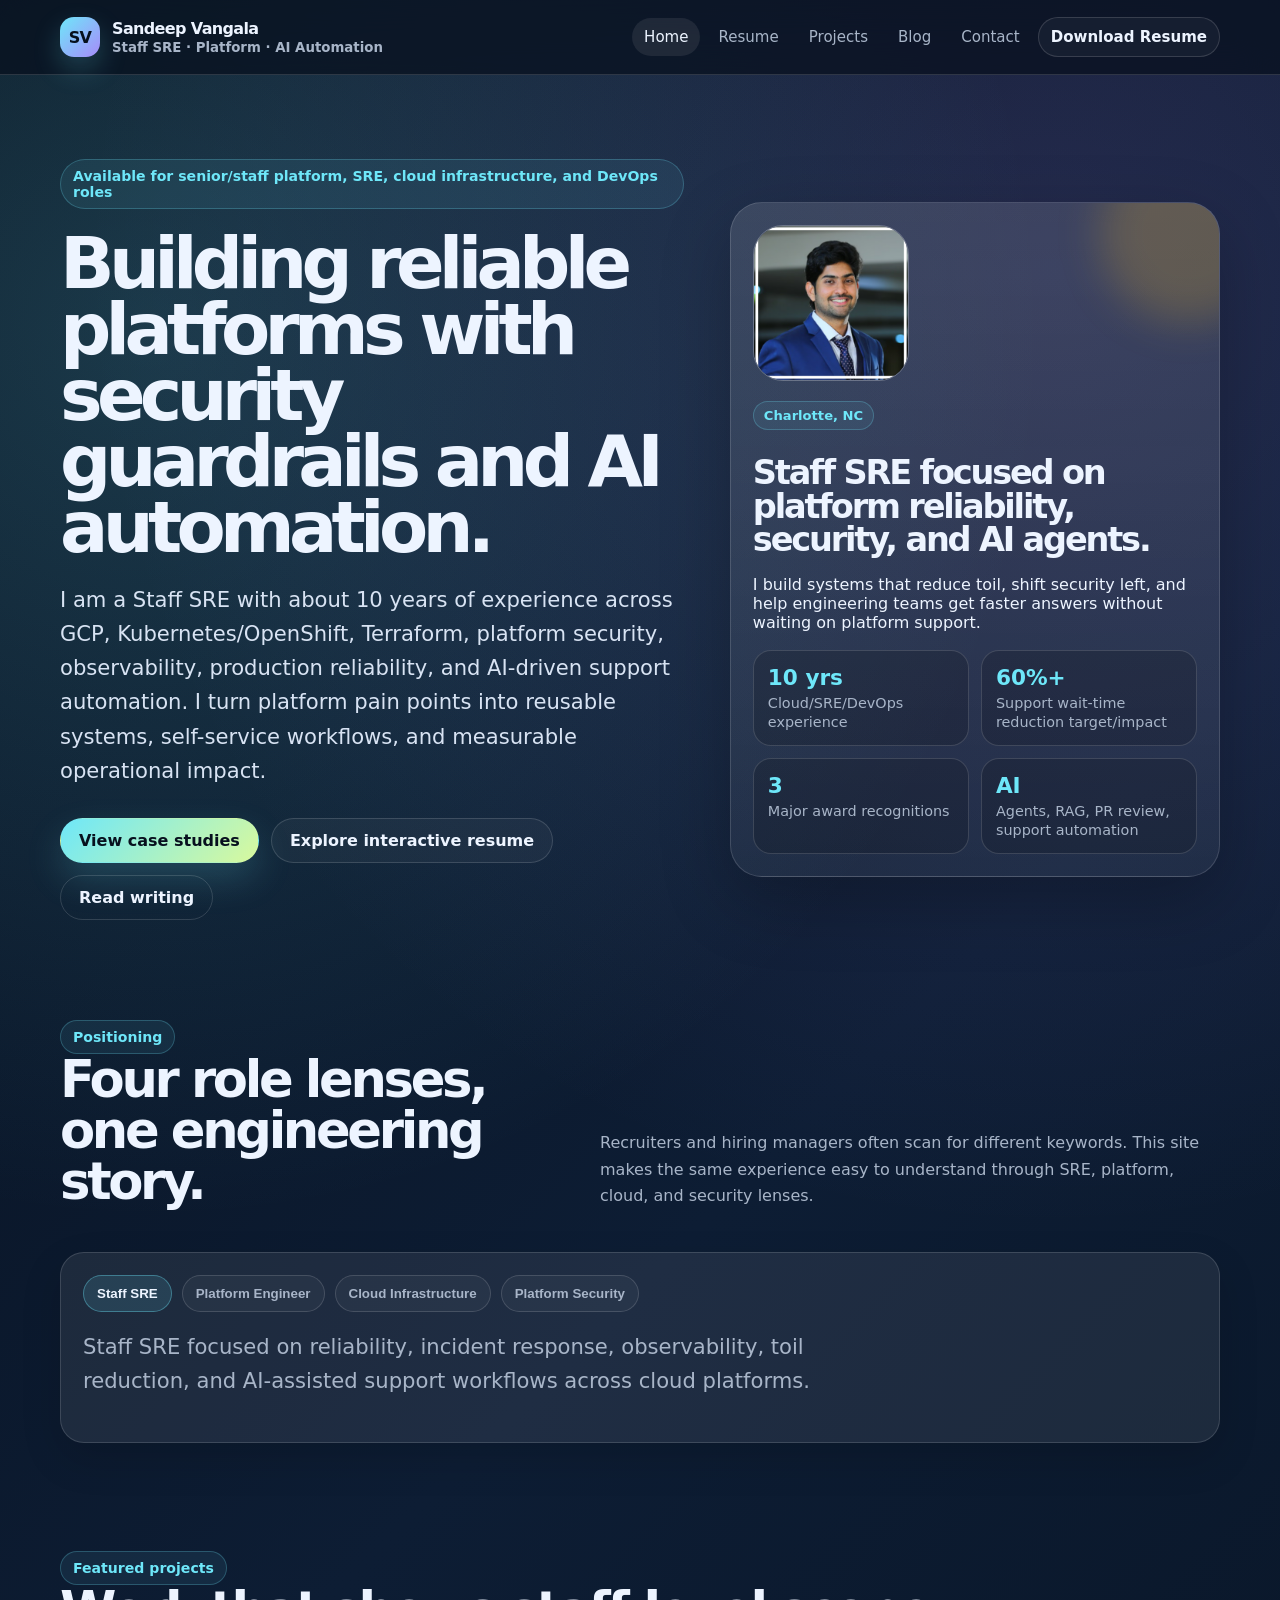
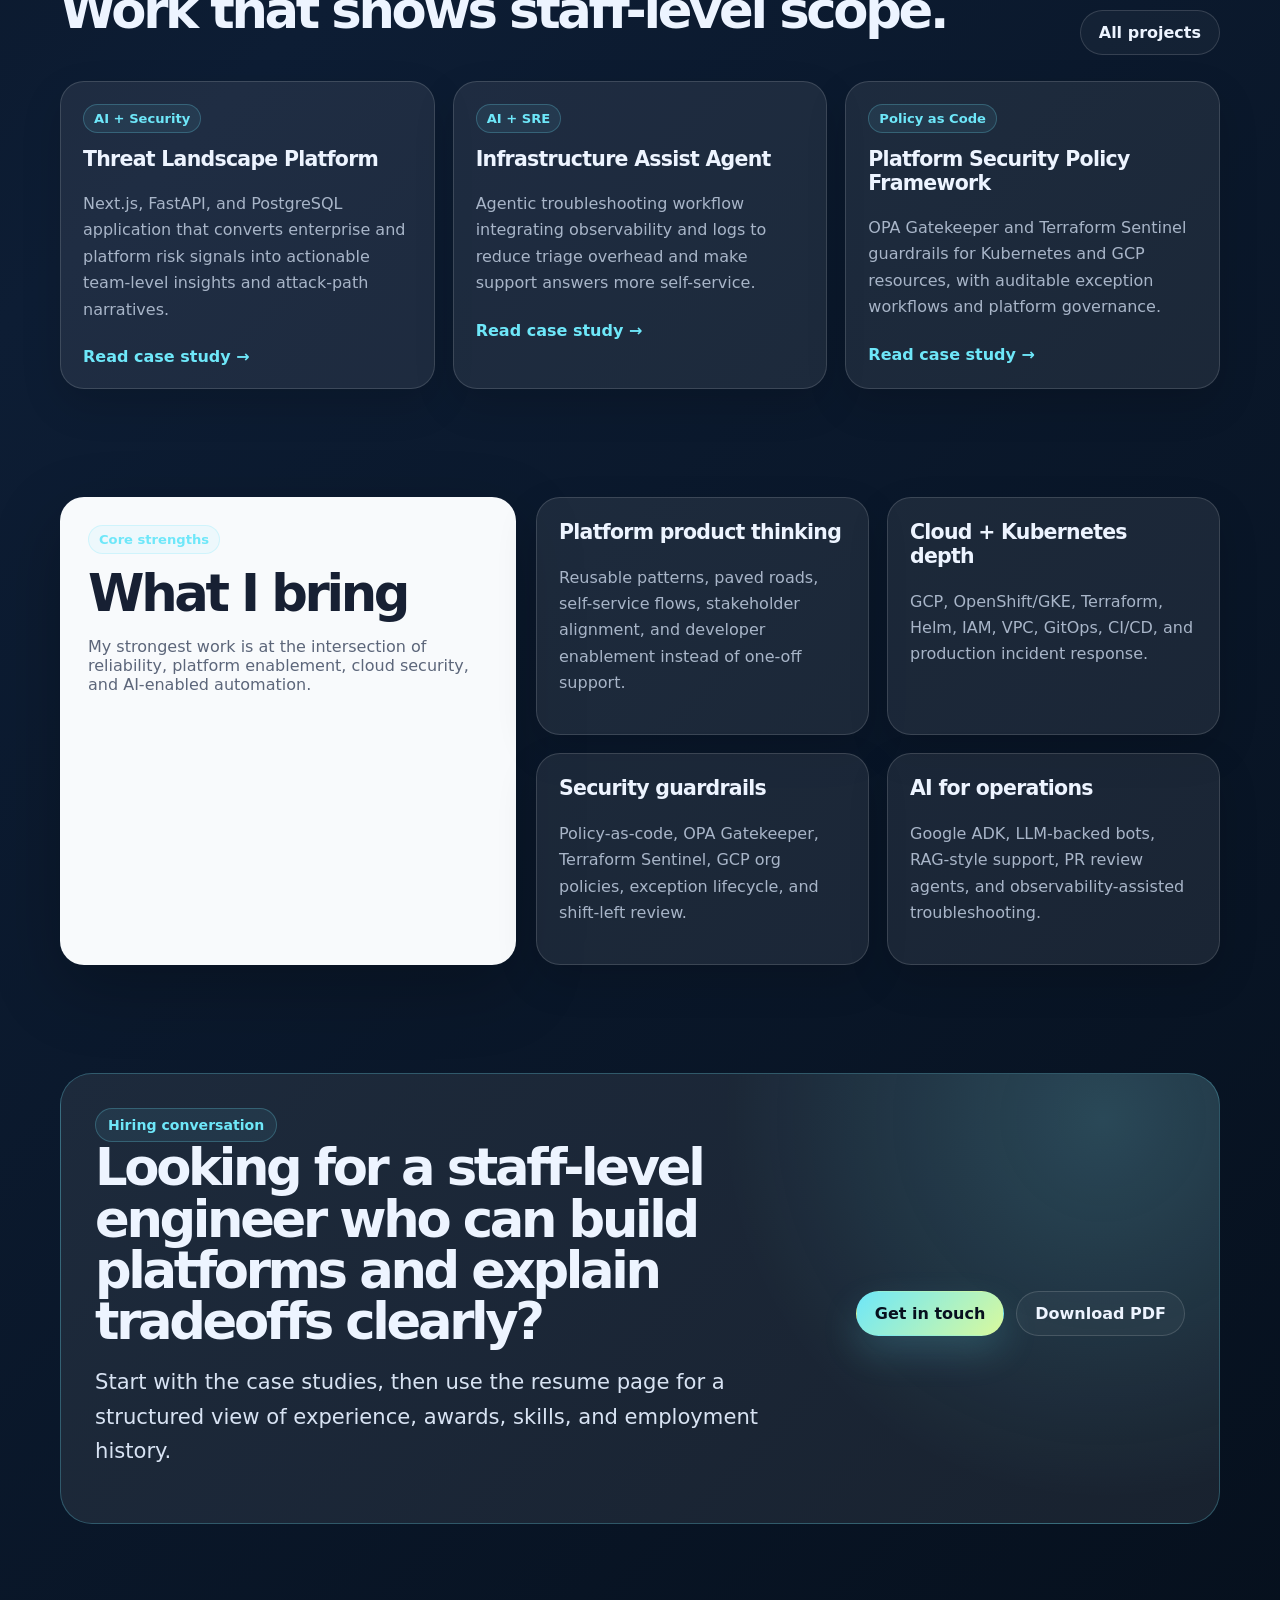
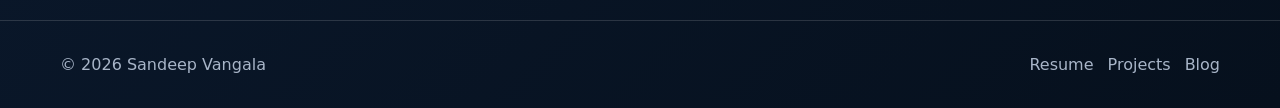
<file: index.html>
<!doctype html>
<html lang="en">
<head>
  <meta charset="utf-8">
  <meta name="viewport" content="width=device-width, initial-scale=1">
  <title>Sandeep Vangala | Staff SRE, Platform Engineering & AI Automation</title>
  <meta name="description" content="Staff SRE and platform engineer building reliable cloud platforms, policy-as-code guardrails, observability, and AI-driven engineering automation.">
  <meta property="og:title" content="Sandeep Vangala | Staff SRE">
  <meta property="og:description" content="Interactive CV, project case studies, and writing on SRE, platform engineering, cloud security, and AI agents.">
  <meta property="og:type" content="website">
  <link rel="icon" href="assets/sandeep-vangala-headshot.png">
  <link rel="stylesheet" href="assets/styles.css">
</head>
<body>
  <header class="site-header">
    <div class="container nav">
      <a class="logo" href="index.html" aria-label="Sandeep Vangala home">
        <span class="logo-mark">SV</span>
        <span>Sandeep Vangala <small>Staff SRE · Platform · AI Automation</small></span>
      </a>
      <nav class="nav-links" aria-label="Primary navigation">
        <a class="active" href="index.html">Home</a>
        <a href="resume.html">Resume</a>
        <a href="projects.html">Projects</a>
        <a href="blog.html">Blog</a>
        <a href="contact.html">Contact</a>
        <a class="button secondary" href="assets/Sandeep_Vangala_Staff_SRE_Resume.pdf">Download Resume</a>
      </nav>
    </div>
  </header>

  <main>
    <section class="hero">
      <div class="container hero-grid">
        <div>
          <span class="eyebrow">Available for senior/staff platform, SRE, cloud infrastructure, and DevOps roles</span>
          <h1>Building reliable platforms with security guardrails and AI automation.</h1>
          <p class="lead">I am a Staff SRE with about 10 years of experience across GCP, Kubernetes/OpenShift, Terraform, platform security, observability, production reliability, and AI-driven support automation. I turn platform pain points into reusable systems, self-service workflows, and measurable operational impact.</p>
          <div class="hero-actions">
            <a class="button primary" href="projects.html">View case studies</a>
            <a class="button secondary" href="resume.html">Explore interactive resume</a>
            <a class="button ghost" href="blog.html">Read writing</a>
          </div>
        </div>
        <aside class="hero-card" aria-label="Profile summary">
          <img class="profile-img" src="assets/sandeep-vangala-headshot.png" alt="Sandeep Vangala headshot">
          <span class="tag">Charlotte, NC</span>
          <h2 style="font-size:2.1rem;margin-top:12px;">Staff SRE focused on platform reliability, security, and AI agents.</h2>
          <p>I build systems that reduce toil, shift security left, and help engineering teams get faster answers without waiting on platform support.</p>
          <div class="stat-grid">
            <div class="stat"><strong>10 yrs</strong><span>Cloud/SRE/DevOps experience</span></div>
            <div class="stat"><strong>60%+</strong><span>Support wait-time reduction target/impact</span></div>
            <div class="stat"><strong>3</strong><span>Major award recognitions</span></div>
            <div class="stat"><strong>AI</strong><span>Agents, RAG, PR review, support automation</span></div>
          </div>
        </aside>
      </div>
    </section>

    <section class="section">
      <div class="container">
        <div class="section-header">
          <div>
            <span class="eyebrow">Positioning</span>
            <h2>Four role lenses, one engineering story.</h2>
          </div>
          <p>Recruiters and hiring managers often scan for different keywords. This site makes the same experience easy to understand through SRE, platform, cloud, and security lenses.</p>
        </div>
        <div class="resume-panel">
          <div class="filters" aria-label="Role focus switcher">
            <button class="role-button active" data-role="sre">Staff SRE</button>
            <button class="role-button" data-role="platform">Platform Engineer</button>
            <button class="role-button" data-role="cloud">Cloud Infrastructure</button>
            <button class="role-button" data-role="security">Platform Security</button>
          </div>
          <p class="lead" data-role-output>Staff SRE focused on reliability, incident response, observability, toil reduction, and AI-assisted support workflows across cloud platforms.</p>
        </div>
      </div>
    </section>

    <section class="section">
      <div class="container">
        <div class="section-header">
          <div>
            <span class="eyebrow">Featured projects</span>
            <h2>Work that shows staff-level scope.</h2>
          </div>
          <a class="button secondary" href="projects.html">All projects</a>
        </div>
        <div class="card-grid">
          <article class="card">
            <span class="tag">AI + Security</span>
            <h3>Threat Landscape Platform</h3>
            <p>Next.js, FastAPI, and PostgreSQL application that converts enterprise and platform risk signals into actionable team-level insights and attack-path narratives.</p>
            <a class="card-link" href="projects/threat-landscape-platform.html">Read case study →</a>
          </article>
          <article class="card">
            <span class="tag">AI + SRE</span>
            <h3>Infrastructure Assist Agent</h3>
            <p>Agentic troubleshooting workflow integrating observability and logs to reduce triage overhead and make support answers more self-service.</p>
            <a class="card-link" href="projects/infrastructure-assist-agent.html">Read case study →</a>
          </article>
          <article class="card">
            <span class="tag">Policy as Code</span>
            <h3>Platform Security Policy Framework</h3>
            <p>OPA Gatekeeper and Terraform Sentinel guardrails for Kubernetes and GCP resources, with auditable exception workflows and platform governance.</p>
            <a class="card-link" href="projects/platform-policy-framework.html">Read case study →</a>
          </article>
        </div>
      </div>
    </section>

    <section class="section">
      <div class="container split">
        <div class="paper">
          <span class="tag">Core strengths</span>
          <h2>What I bring</h2>
          <p>My strongest work is at the intersection of reliability, platform enablement, cloud security, and AI-enabled automation.</p>
        </div>
        <div class="card-grid two">
          <article class="card"><h3>Platform product thinking</h3><p>Reusable patterns, paved roads, self-service flows, stakeholder alignment, and developer enablement instead of one-off support.</p></article>
          <article class="card"><h3>Cloud + Kubernetes depth</h3><p>GCP, OpenShift/GKE, Terraform, Helm, IAM, VPC, GitOps, CI/CD, and production incident response.</p></article>
          <article class="card"><h3>Security guardrails</h3><p>Policy-as-code, OPA Gatekeeper, Terraform Sentinel, GCP org policies, exception lifecycle, and shift-left review.</p></article>
          <article class="card"><h3>AI for operations</h3><p>Google ADK, LLM-backed bots, RAG-style support, PR review agents, and observability-assisted troubleshooting.</p></article>
        </div>
      </div>
    </section>

    <section class="section">
      <div class="container">
        <div class="cta">
          <div>
            <span class="eyebrow">Hiring conversation</span>
            <h2>Looking for a staff-level engineer who can build platforms and explain tradeoffs clearly?</h2>
            <p class="lead">Start with the case studies, then use the resume page for a structured view of experience, awards, skills, and employment history.</p>
          </div>
          <div class="hero-actions">
            <a class="button primary" href="contact.html">Get in touch</a>
            <a class="button secondary" href="assets/Sandeep_Vangala_Staff_SRE_Resume.pdf">Download PDF</a>
          </div>
        </div>
      </div>
    </section>
  </main>

  <footer class="site-footer">
    <div class="container footer-grid">
      <span>© <span id="year">2026</span> Sandeep Vangala</span>
      <div class="footer-links">
        <a href="resume.html">Resume</a>
        <a href="projects.html">Projects</a>
        <a href="blog.html">Blog</a>
      </div>
    </div>
  </footer>
  <script src="assets/site.js"></script>
</body>
</html>
</file>
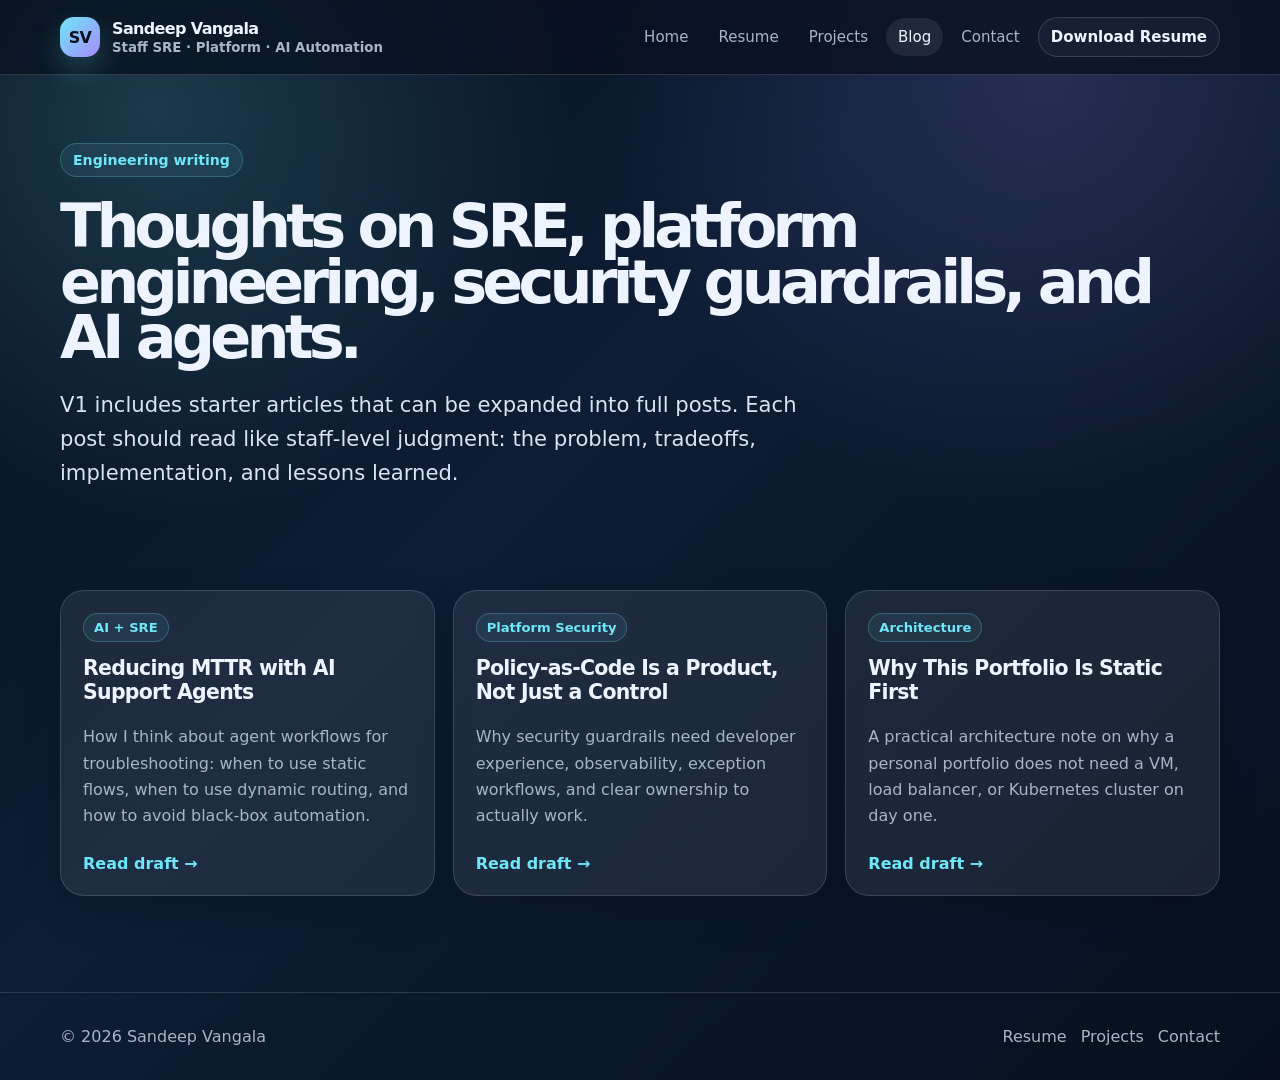
<file: blog.html>
<!doctype html>
<html lang="en">
<head>
  <meta charset="utf-8">
  <meta name="viewport" content="width=device-width, initial-scale=1">
  <title>Blog | Sandeep Vangala</title>
  <meta name="description" content="Writing by Sandeep Vangala on SRE, platform engineering, cloud security, and AI automation.">
  <link rel="icon" href="assets/sandeep-vangala-headshot.png">
  <link rel="stylesheet" href="assets/styles.css">
</head>
<body>
<header class="site-header"><div class="container nav"><a class="logo" href="index.html"><span class="logo-mark">SV</span><span>Sandeep Vangala <small>Staff SRE · Platform · AI Automation</small></span></a><nav class="nav-links"><a href="index.html">Home</a><a href="resume.html">Resume</a><a href="projects.html">Projects</a><a class="active" href="blog.html">Blog</a><a href="contact.html">Contact</a><a class="button secondary" href="assets/Sandeep_Vangala_Staff_SRE_Resume.pdf">Download Resume</a></nav></div></header>
<main>
  <section class="page-hero"><div class="container"><span class="eyebrow">Engineering writing</span><h1>Thoughts on SRE, platform engineering, security guardrails, and AI agents.</h1><p class="lead">V1 includes starter articles that can be expanded into full posts. Each post should read like staff-level judgment: the problem, tradeoffs, implementation, and lessons learned.</p></div></section>
  <section class="section"><div class="container card-grid">
    <article class="article-card"><span class="tag">AI + SRE</span><h3>Reducing MTTR with AI Support Agents</h3><p>How I think about agent workflows for troubleshooting: when to use static flows, when to use dynamic routing, and how to avoid black-box automation.</p><a class="card-link" href="posts/reducing-mttr-with-ai-support-agents.html">Read draft →</a></article>
    <article class="article-card"><span class="tag">Platform Security</span><h3>Policy-as-Code Is a Product, Not Just a Control</h3><p>Why security guardrails need developer experience, observability, exception workflows, and clear ownership to actually work.</p><a class="card-link" href="posts/policy-as-code-is-a-product.html">Read draft →</a></article>
    <article class="article-card"><span class="tag">Architecture</span><h3>Why This Portfolio Is Static First</h3><p>A practical architecture note on why a personal portfolio does not need a VM, load balancer, or Kubernetes cluster on day one.</p><a class="card-link" href="posts/static-first-portfolio.html">Read draft →</a></article>
  </div></section>
</main>
<footer class="site-footer"><div class="container footer-grid"><span>© 2026 Sandeep Vangala</span><div class="footer-links"><a href="resume.html">Resume</a><a href="projects.html">Projects</a><a href="contact.html">Contact</a></div></div></footer>
<script src="assets/site.js"></script>
</body>
</html>
</file>
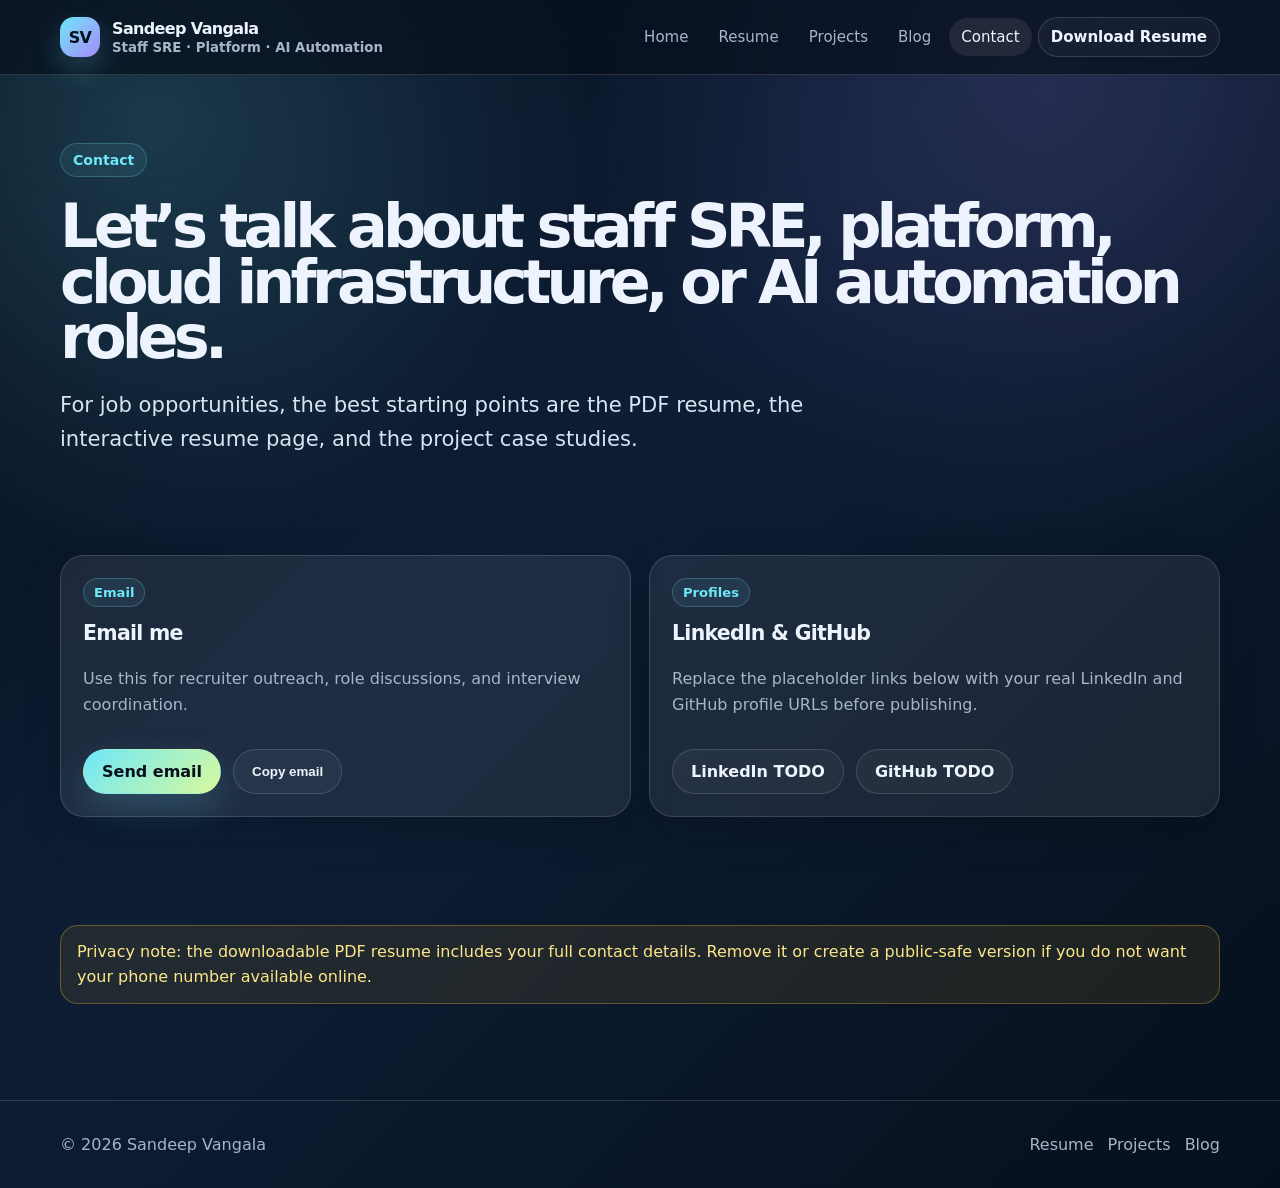
<file: contact.html>
<!doctype html>
<html lang="en">
<head>
  <meta charset="utf-8">
  <meta name="viewport" content="width=device-width, initial-scale=1">
  <title>Contact | Sandeep Vangala</title>
  <meta name="description" content="Contact Sandeep Vangala for staff SRE, platform engineering, cloud infrastructure, and DevOps opportunities.">
  <link rel="icon" href="assets/sandeep-vangala-headshot.png">
  <link rel="stylesheet" href="assets/styles.css">
</head>
<body>
<header class="site-header"><div class="container nav"><a class="logo" href="index.html"><span class="logo-mark">SV</span><span>Sandeep Vangala <small>Staff SRE · Platform · AI Automation</small></span></a><nav class="nav-links"><a href="index.html">Home</a><a href="resume.html">Resume</a><a href="projects.html">Projects</a><a href="blog.html">Blog</a><a class="active" href="contact.html">Contact</a><a class="button secondary" href="assets/Sandeep_Vangala_Staff_SRE_Resume.pdf">Download Resume</a></nav></div></header>
<main>
  <section class="page-hero"><div class="container"><span class="eyebrow">Contact</span><h1>Let’s talk about staff SRE, platform, cloud infrastructure, or AI automation roles.</h1><p class="lead">For job opportunities, the best starting points are the PDF resume, the interactive resume page, and the project case studies.</p></div></section>
  <section class="section"><div class="container card-grid two">
    <article class="card"><span class="tag">Email</span><h3>Email me</h3><p>Use this for recruiter outreach, role discussions, and interview coordination.</p><div class="hero-actions"><a class="button primary" href="mailto:sandeepreddyvv@email.com">Send email</a><button class="button secondary" data-copy="sandeepreddyvv@email.com">Copy email</button></div></article>
    <article class="card"><span class="tag">Profiles</span><h3>LinkedIn & GitHub</h3><p>Replace the placeholder links below with your real LinkedIn and GitHub profile URLs before publishing.</p><div class="hero-actions"><a class="button secondary" href="#">LinkedIn TODO</a><a class="button secondary" href="#">GitHub TODO</a></div></article>
  </div></section>
  <section class="section"><div class="container"><div class="notice">Privacy note: the downloadable PDF resume includes your full contact details. Remove it or create a public-safe version if you do not want your phone number available online.</div></div></section>
</main>
<footer class="site-footer"><div class="container footer-grid"><span>© 2026 Sandeep Vangala</span><div class="footer-links"><a href="resume.html">Resume</a><a href="projects.html">Projects</a><a href="blog.html">Blog</a></div></div></footer>
<script src="assets/site.js"></script>
</body>
</html>
</file>
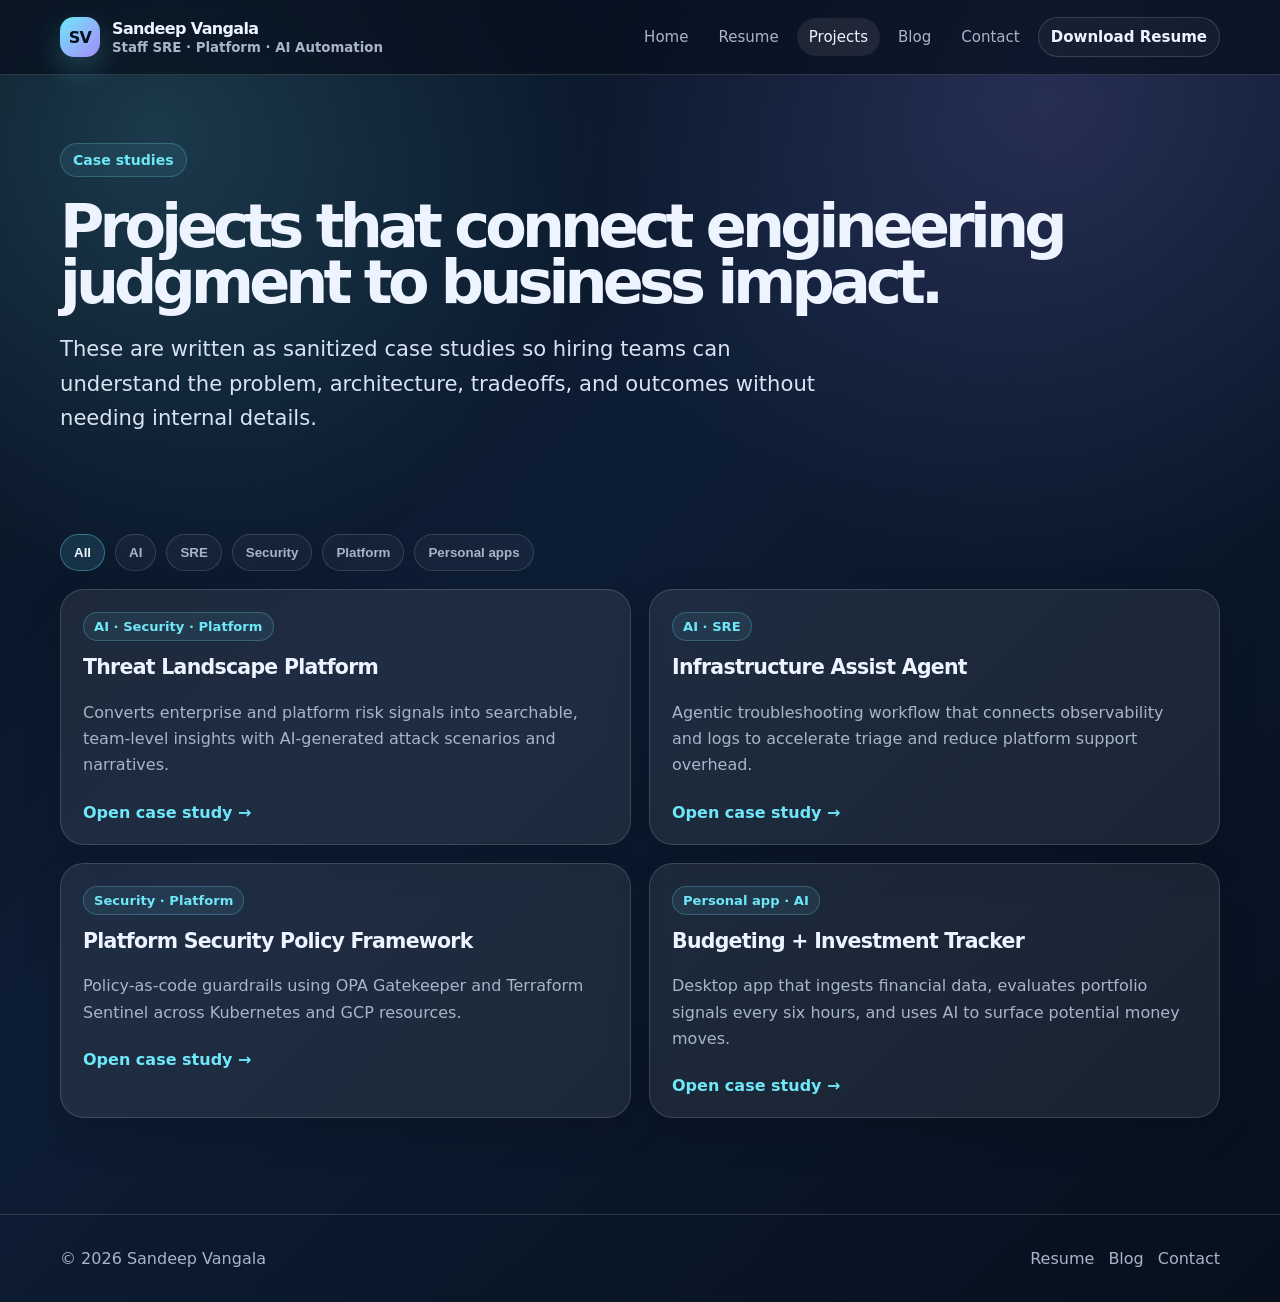
<file: projects.html>
<!doctype html>
<html lang="en">
<head>
  <meta charset="utf-8">
  <meta name="viewport" content="width=device-width, initial-scale=1">
  <title>Projects | Sandeep Vangala</title>
  <meta name="description" content="Project case studies in SRE, platform engineering, cloud security, and AI automation by Sandeep Vangala.">
  <link rel="icon" href="assets/sandeep-vangala-headshot.png">
  <link rel="stylesheet" href="assets/styles.css">
</head>
<body>
<header class="site-header"><div class="container nav"><a class="logo" href="index.html"><span class="logo-mark">SV</span><span>Sandeep Vangala <small>Staff SRE · Platform · AI Automation</small></span></a><nav class="nav-links"><a href="index.html">Home</a><a href="resume.html">Resume</a><a class="active" href="projects.html">Projects</a><a href="blog.html">Blog</a><a href="contact.html">Contact</a><a class="button secondary" href="assets/Sandeep_Vangala_Staff_SRE_Resume.pdf">Download Resume</a></nav></div></header>
<main>
  <section class="page-hero"><div class="container"><span class="eyebrow">Case studies</span><h1>Projects that connect engineering judgment to business impact.</h1><p class="lead">These are written as sanitized case studies so hiring teams can understand the problem, architecture, tradeoffs, and outcomes without needing internal details.</p></div></section>
  <section class="section"><div class="container">
    <div class="filters"><button class="filter-button active" data-filter="all">All</button><button class="filter-button" data-filter="ai">AI</button><button class="filter-button" data-filter="sre">SRE</button><button class="filter-button" data-filter="security">Security</button><button class="filter-button" data-filter="platform">Platform</button><button class="filter-button" data-filter="personal">Personal apps</button></div>
    <div class="card-grid two">
      <article class="card" data-project-tags="ai,security,platform"><span class="tag">AI · Security · Platform</span><h3>Threat Landscape Platform</h3><p>Converts enterprise and platform risk signals into searchable, team-level insights with AI-generated attack scenarios and narratives.</p><a class="card-link" href="projects/threat-landscape-platform.html">Open case study →</a></article>
      <article class="card" data-project-tags="ai,sre,platform"><span class="tag">AI · SRE</span><h3>Infrastructure Assist Agent</h3><p>Agentic troubleshooting workflow that connects observability and logs to accelerate triage and reduce platform support overhead.</p><a class="card-link" href="projects/infrastructure-assist-agent.html">Open case study →</a></article>
      <article class="card" data-project-tags="security,platform"><span class="tag">Security · Platform</span><h3>Platform Security Policy Framework</h3><p>Policy-as-code guardrails using OPA Gatekeeper and Terraform Sentinel across Kubernetes and GCP resources.</p><a class="card-link" href="projects/platform-policy-framework.html">Open case study →</a></article>
      <article class="card" data-project-tags="ai,personal"><span class="tag">Personal app · AI</span><h3>Budgeting + Investment Tracker</h3><p>Desktop app that ingests financial data, evaluates portfolio signals every six hours, and uses AI to surface potential money moves.</p><a class="card-link" href="projects/budget-investment-tracker.html">Open case study →</a></article>
    </div>
  </div></section>
</main>
<footer class="site-footer"><div class="container footer-grid"><span>© 2026 Sandeep Vangala</span><div class="footer-links"><a href="resume.html">Resume</a><a href="blog.html">Blog</a><a href="contact.html">Contact</a></div></div></footer>
<script src="assets/site.js"></script>
</body>
</html>
</file>
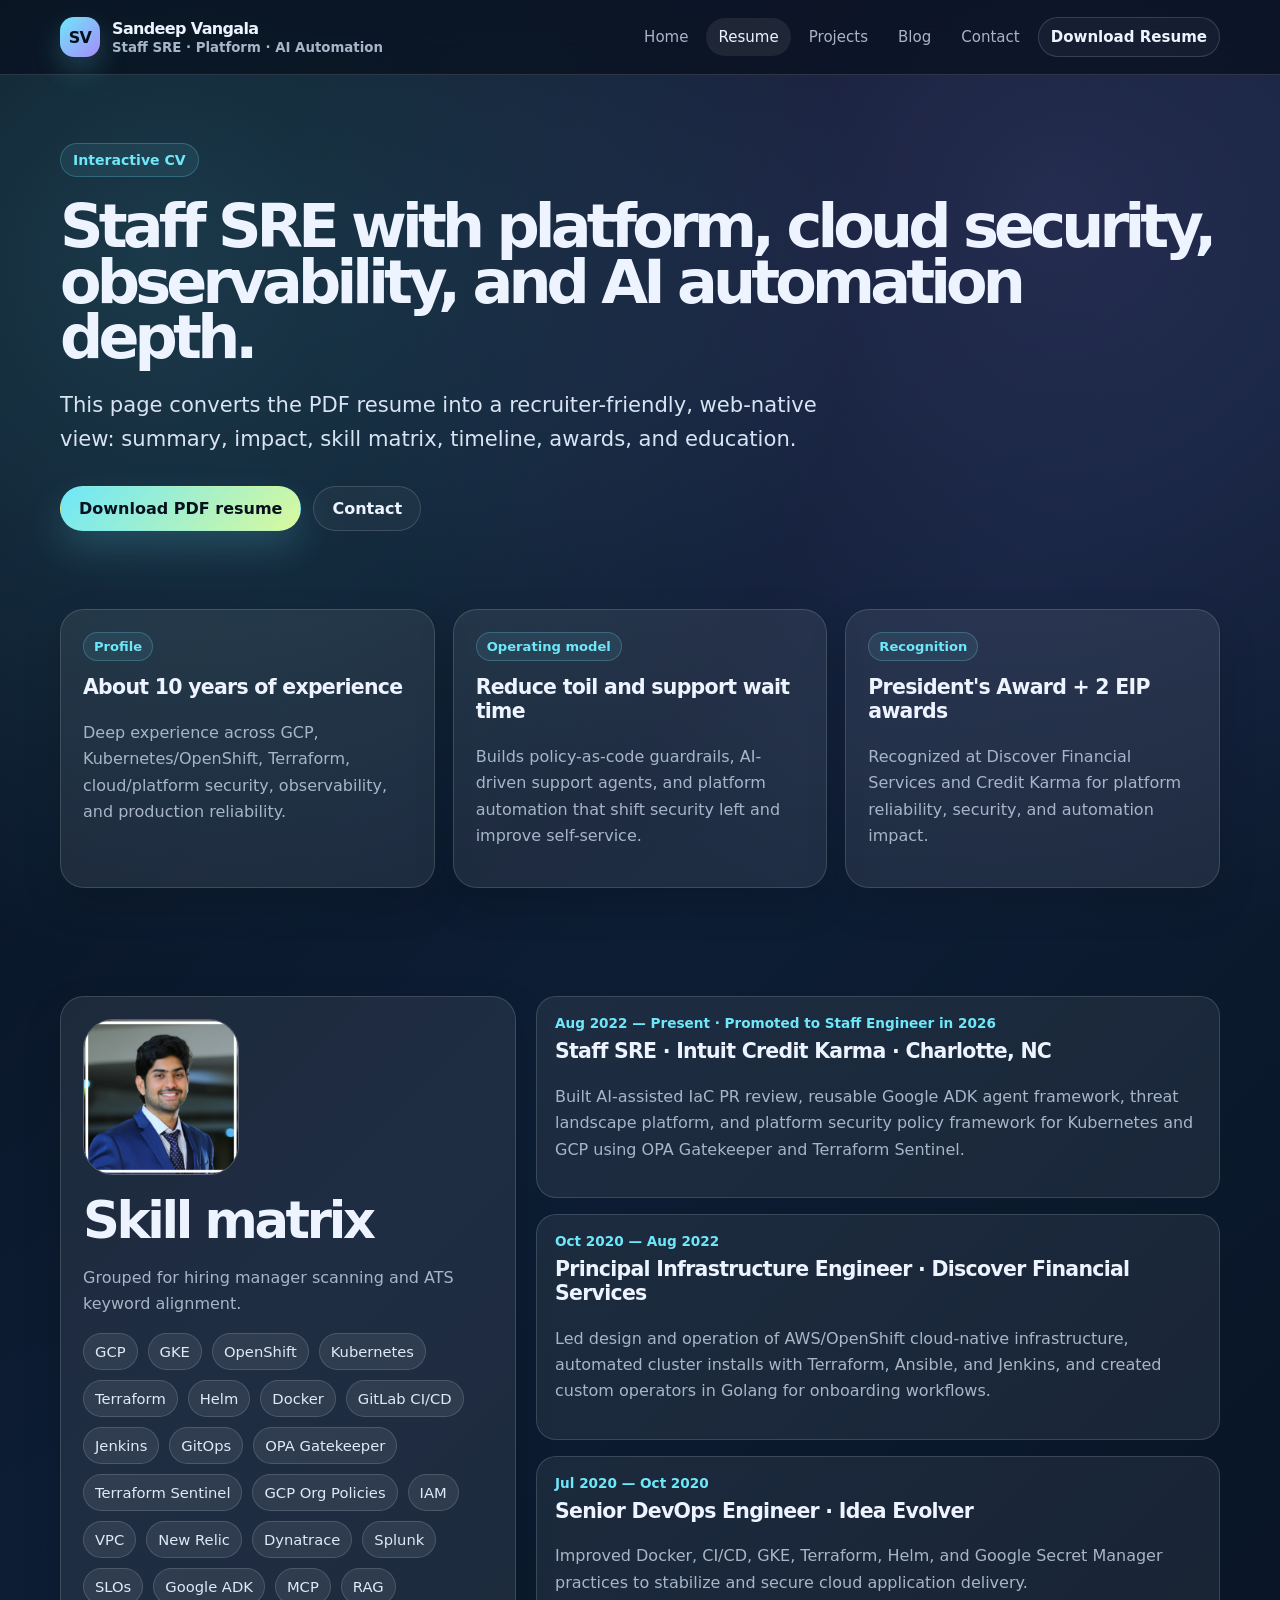
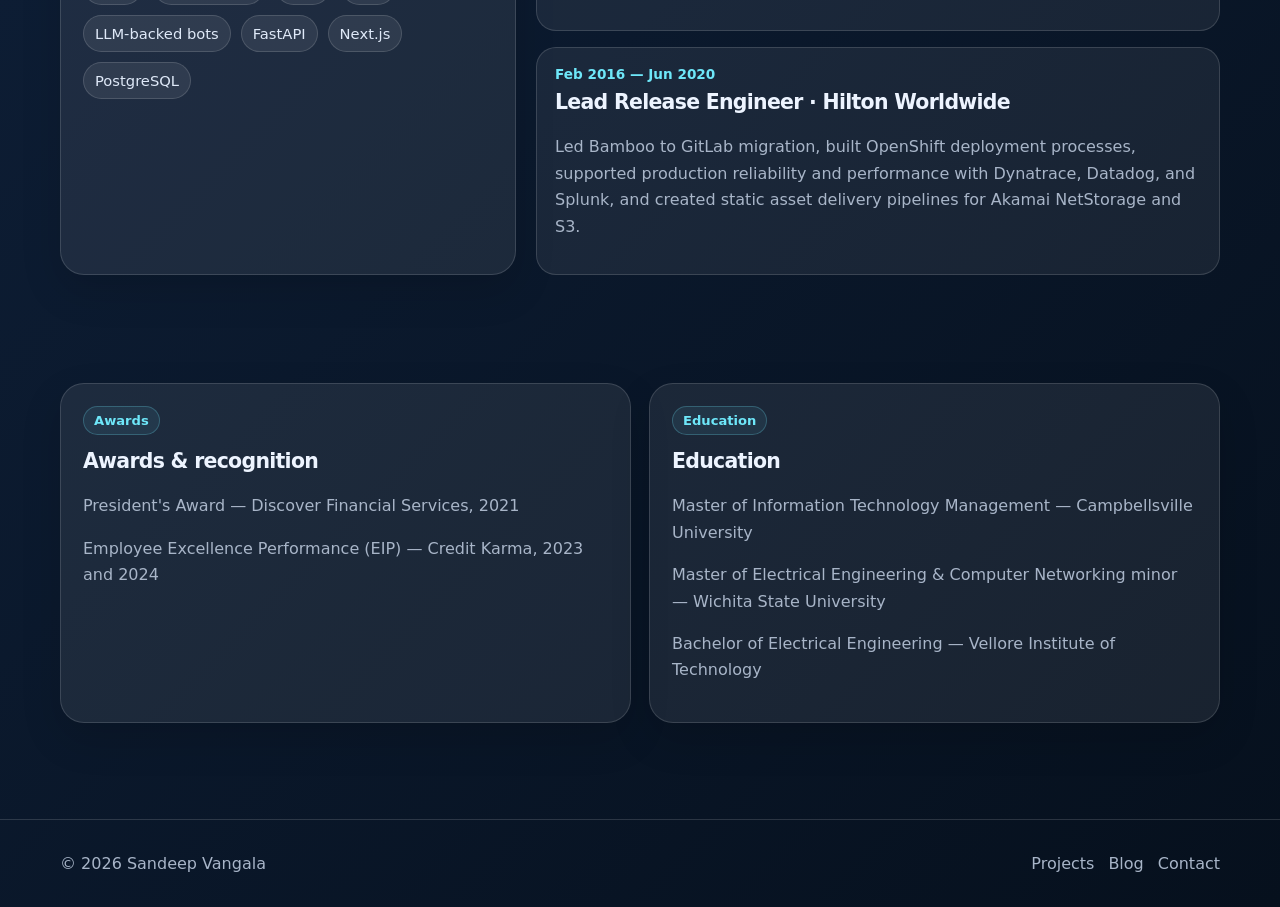
<file: resume.html>
<!doctype html>
<html lang="en">
<head>
  <meta charset="utf-8">
  <meta name="viewport" content="width=device-width, initial-scale=1">
  <title>Resume | Sandeep Vangala</title>
  <meta name="description" content="Interactive resume for Sandeep Vangala, Staff SRE and platform engineer.">
  <link rel="icon" href="assets/sandeep-vangala-headshot.png">
  <link rel="stylesheet" href="assets/styles.css">
</head>
<body>
<header class="site-header">
  <div class="container nav">
    <a class="logo" href="index.html"><span class="logo-mark">SV</span><span>Sandeep Vangala <small>Staff SRE · Platform · AI Automation</small></span></a>
    <nav class="nav-links">
      <a href="index.html">Home</a><a class="active" href="resume.html">Resume</a><a href="projects.html">Projects</a><a href="blog.html">Blog</a><a href="contact.html">Contact</a><a class="button secondary" href="assets/Sandeep_Vangala_Staff_SRE_Resume.pdf">Download Resume</a>
    </nav>
  </div>
</header>
<main>
  <section class="page-hero">
    <div class="container">
      <span class="eyebrow">Interactive CV</span>
      <h1>Staff SRE with platform, cloud security, observability, and AI automation depth.</h1>
      <p class="lead">This page converts the PDF resume into a recruiter-friendly, web-native view: summary, impact, skill matrix, timeline, awards, and education.</p>
      <div class="hero-actions">
        <a class="button primary" href="assets/Sandeep_Vangala_Staff_SRE_Resume.pdf">Download PDF resume</a>
        <a class="button secondary" href="contact.html">Contact</a>
      </div>
    </div>
  </section>

  <section class="section">
    <div class="container card-grid">
      <article class="card"><span class="tag">Profile</span><h3>About 10 years of experience</h3><p>Deep experience across GCP, Kubernetes/OpenShift, Terraform, cloud/platform security, observability, and production reliability.</p></article>
      <article class="card"><span class="tag">Operating model</span><h3>Reduce toil and support wait time</h3><p>Builds policy-as-code guardrails, AI-driven support agents, and platform automation that shift security left and improve self-service.</p></article>
      <article class="card"><span class="tag">Recognition</span><h3>President's Award + 2 EIP awards</h3><p>Recognized at Discover Financial Services and Credit Karma for platform reliability, security, and automation impact.</p></article>
    </div>
  </section>

  <section class="section">
    <div class="container split">
      <aside class="resume-panel">
        <img class="profile-img" src="assets/sandeep-vangala-headshot.png" alt="Sandeep Vangala headshot">
        <h2>Skill matrix</h2>
        <p>Grouped for hiring manager scanning and ATS keyword alignment.</p>
        <div class="skills">
          <span class="skill">GCP</span><span class="skill">GKE</span><span class="skill">OpenShift</span><span class="skill">Kubernetes</span><span class="skill">Terraform</span><span class="skill">Helm</span><span class="skill">Docker</span><span class="skill">GitLab CI/CD</span><span class="skill">Jenkins</span><span class="skill">GitOps</span><span class="skill">OPA Gatekeeper</span><span class="skill">Terraform Sentinel</span><span class="skill">GCP Org Policies</span><span class="skill">IAM</span><span class="skill">VPC</span><span class="skill">New Relic</span><span class="skill">Dynatrace</span><span class="skill">Splunk</span><span class="skill">SLOs</span><span class="skill">Google ADK</span><span class="skill">MCP</span><span class="skill">RAG</span><span class="skill">LLM-backed bots</span><span class="skill">FastAPI</span><span class="skill">Next.js</span><span class="skill">PostgreSQL</span>
        </div>
      </aside>
      <div class="timeline">
        <article class="timeline-item">
          <time>Aug 2022 — Present · Promoted to Staff Engineer in 2026</time>
          <h3>Staff SRE · Intuit Credit Karma · Charlotte, NC</h3>
          <p>Built AI-assisted IaC PR review, reusable Google ADK agent framework, threat landscape platform, and platform security policy framework for Kubernetes and GCP using OPA Gatekeeper and Terraform Sentinel.</p>
        </article>
        <article class="timeline-item">
          <time>Oct 2020 — Aug 2022</time>
          <h3>Principal Infrastructure Engineer · Discover Financial Services</h3>
          <p>Led design and operation of AWS/OpenShift cloud-native infrastructure, automated cluster installs with Terraform, Ansible, and Jenkins, and created custom operators in Golang for onboarding workflows.</p>
        </article>
        <article class="timeline-item">
          <time>Jul 2020 — Oct 2020</time>
          <h3>Senior DevOps Engineer · Idea Evolver</h3>
          <p>Improved Docker, CI/CD, GKE, Terraform, Helm, and Google Secret Manager practices to stabilize and secure cloud application delivery.</p>
        </article>
        <article class="timeline-item">
          <time>Feb 2016 — Jun 2020</time>
          <h3>Lead Release Engineer · Hilton Worldwide</h3>
          <p>Led Bamboo to GitLab migration, built OpenShift deployment processes, supported production reliability and performance with Dynatrace, Datadog, and Splunk, and created static asset delivery pipelines for Akamai NetStorage and S3.</p>
        </article>
      </div>
    </div>
  </section>

  <section class="section">
    <div class="container card-grid two">
      <article class="card">
        <span class="tag">Awards</span>
        <h3>Awards & recognition</h3>
        <p>President's Award — Discover Financial Services, 2021</p>
        <p>Employee Excellence Performance (EIP) — Credit Karma, 2023 and 2024</p>
      </article>
      <article class="card">
        <span class="tag">Education</span>
        <h3>Education</h3>
        <p>Master of Information Technology Management — Campbellsville University</p>
        <p>Master of Electrical Engineering & Computer Networking minor — Wichita State University</p>
        <p>Bachelor of Electrical Engineering — Vellore Institute of Technology</p>
      </article>
    </div>
  </section>
</main>
<footer class="site-footer"><div class="container footer-grid"><span>© 2026 Sandeep Vangala</span><div class="footer-links"><a href="projects.html">Projects</a><a href="blog.html">Blog</a><a href="contact.html">Contact</a></div></div></footer>
<script src="assets/site.js"></script>
</body>
</html>
</file>
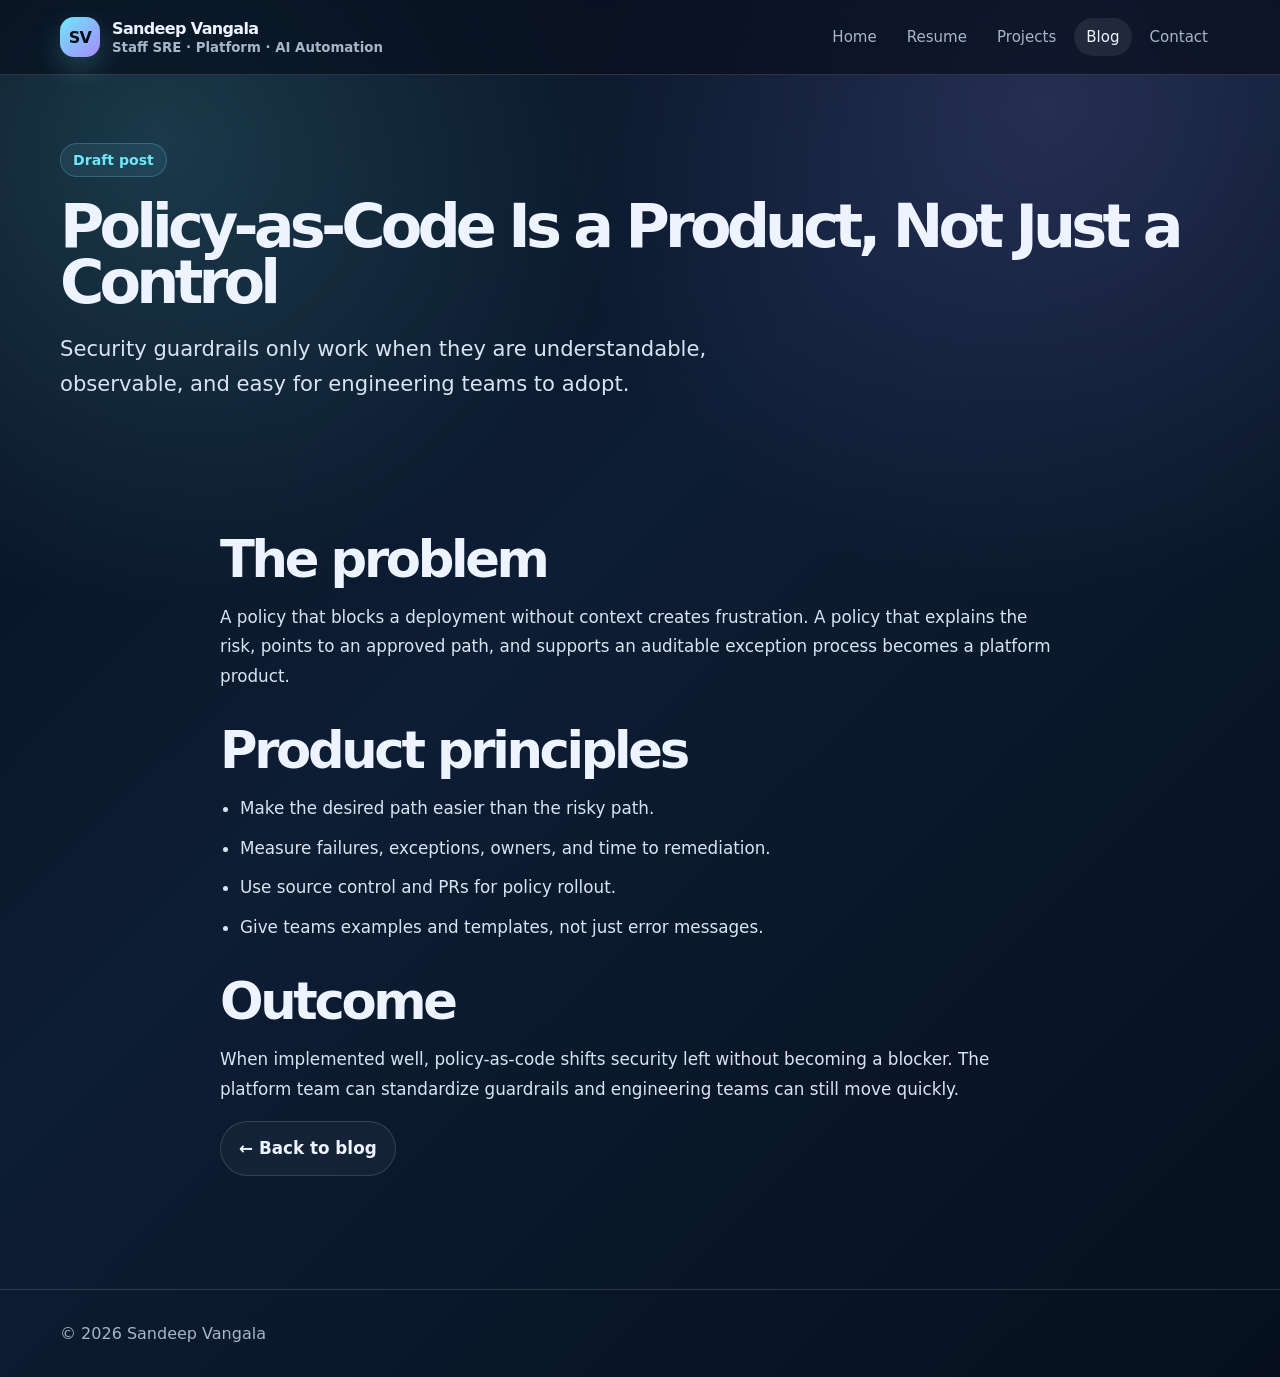
<file: posts/policy-as-code-is-a-product.html>
<!doctype html><html lang="en"><head><meta charset="utf-8"><meta name="viewport" content="width=device-width, initial-scale=1"><title>Policy-as-Code Is a Product | Sandeep Vangala</title><link rel="stylesheet" href="../assets/styles.css"><link rel="icon" href="../assets/sandeep-vangala-headshot.png"></head><body><header class="site-header"><div class="container nav"><a class="logo" href="../index.html"><span class="logo-mark">SV</span><span>Sandeep Vangala <small>Staff SRE · Platform · AI Automation</small></span></a><nav class="nav-links"><a href="../index.html">Home</a><a href="../resume.html">Resume</a><a href="../projects.html">Projects</a><a class="active" href="../blog.html">Blog</a><a href="../contact.html">Contact</a></nav></div></header><main><section class="page-hero"><div class="container"><span class="eyebrow">Draft post</span><h1>Policy-as-Code Is a Product, Not Just a Control</h1><p class="lead">Security guardrails only work when they are understandable, observable, and easy for engineering teams to adopt.</p></div></section><section class="section"><div class="container prose"><h2>The problem</h2><p>A policy that blocks a deployment without context creates frustration. A policy that explains the risk, points to an approved path, and supports an auditable exception process becomes a platform product.</p><h2>Product principles</h2><ul><li>Make the desired path easier than the risky path.</li><li>Measure failures, exceptions, owners, and time to remediation.</li><li>Use source control and PRs for policy rollout.</li><li>Give teams examples and templates, not just error messages.</li></ul><h2>Outcome</h2><p>When implemented well, policy-as-code shifts security left without becoming a blocker. The platform team can standardize guardrails and engineering teams can still move quickly.</p><p><a class="button secondary" href="../blog.html">← Back to blog</a></p></div></section></main><footer class="site-footer"><div class="container footer-grid"><span>© 2026 Sandeep Vangala</span></div></footer></body></html>
</file>
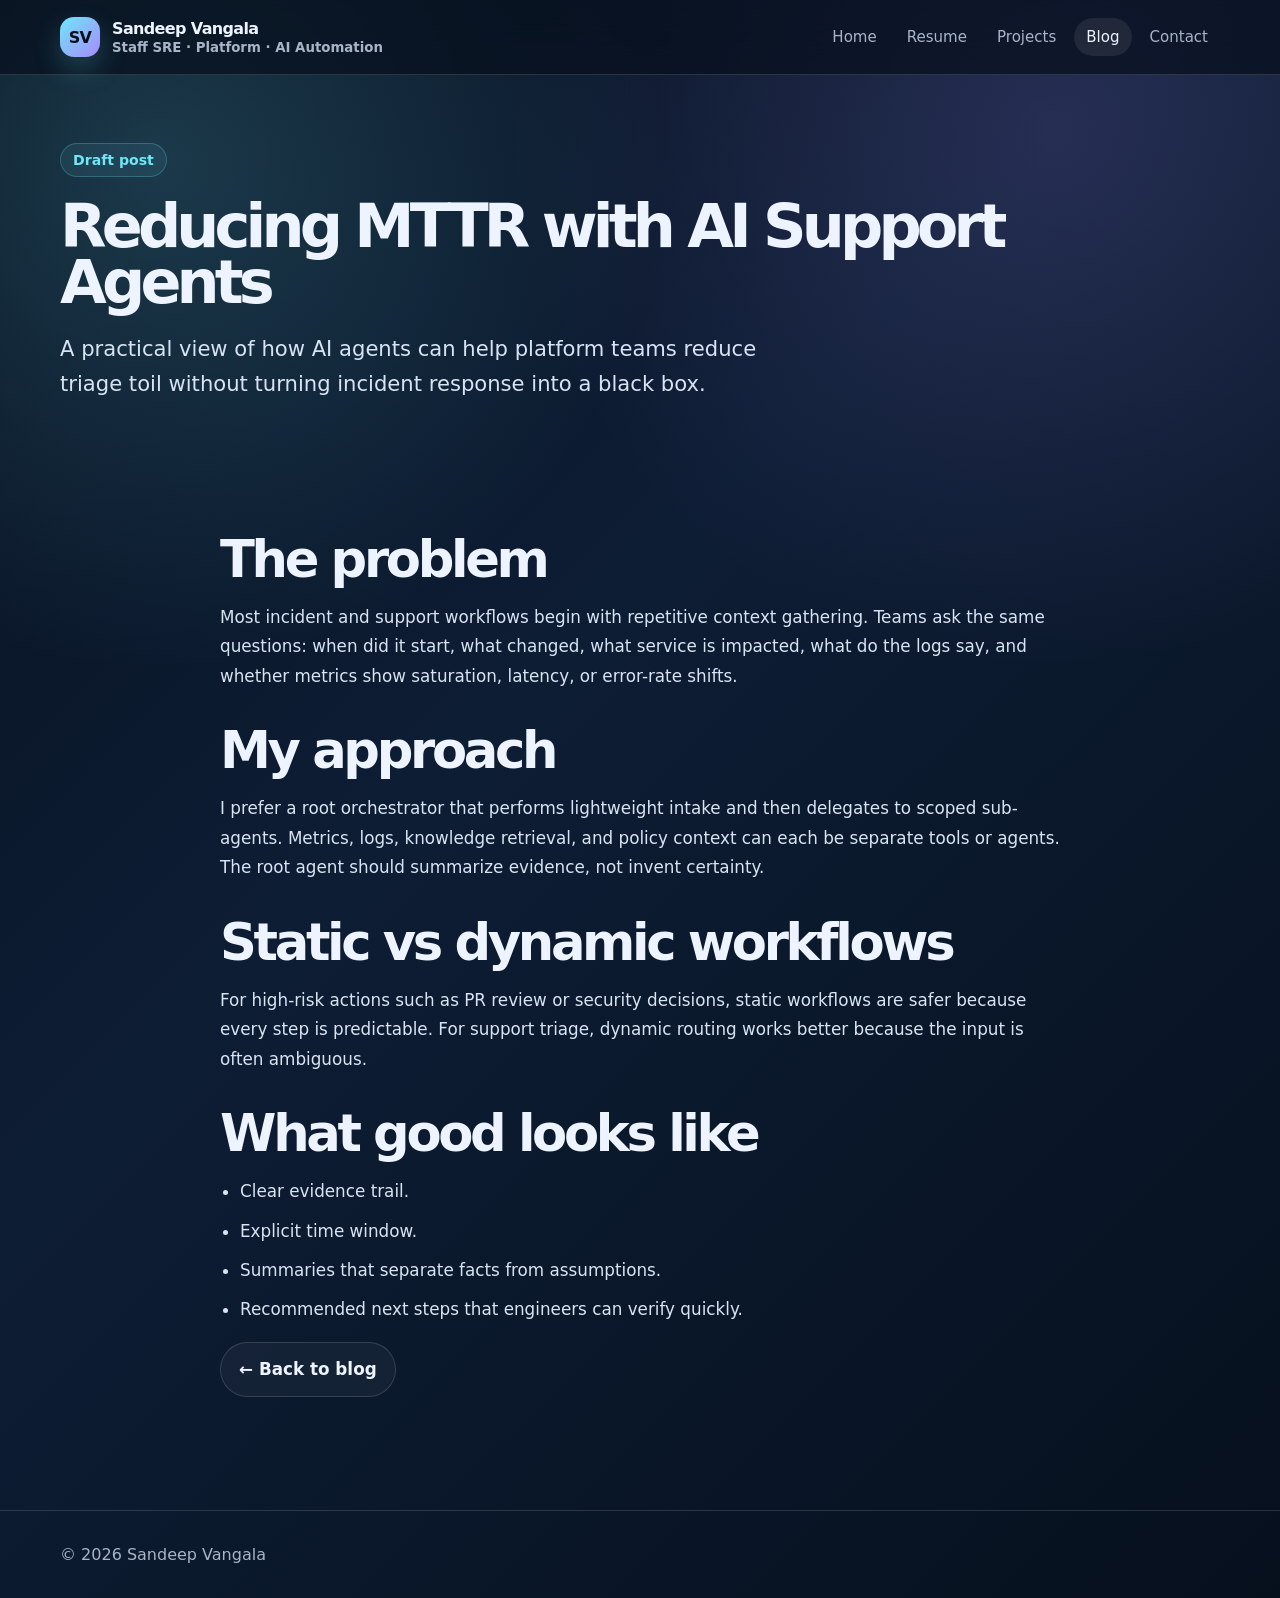
<file: posts/reducing-mttr-with-ai-support-agents.html>
<!doctype html><html lang="en"><head><meta charset="utf-8"><meta name="viewport" content="width=device-width, initial-scale=1"><title>Reducing MTTR with AI Support Agents | Sandeep Vangala</title><link rel="stylesheet" href="../assets/styles.css"><link rel="icon" href="../assets/sandeep-vangala-headshot.png"></head><body><header class="site-header"><div class="container nav"><a class="logo" href="../index.html"><span class="logo-mark">SV</span><span>Sandeep Vangala <small>Staff SRE · Platform · AI Automation</small></span></a><nav class="nav-links"><a href="../index.html">Home</a><a href="../resume.html">Resume</a><a href="../projects.html">Projects</a><a class="active" href="../blog.html">Blog</a><a href="../contact.html">Contact</a></nav></div></header><main><section class="page-hero"><div class="container"><span class="eyebrow">Draft post</span><h1>Reducing MTTR with AI Support Agents</h1><p class="lead">A practical view of how AI agents can help platform teams reduce triage toil without turning incident response into a black box.</p></div></section><section class="section"><div class="container prose"><h2>The problem</h2><p>Most incident and support workflows begin with repetitive context gathering. Teams ask the same questions: when did it start, what changed, what service is impacted, what do the logs say, and whether metrics show saturation, latency, or error-rate shifts.</p><h2>My approach</h2><p>I prefer a root orchestrator that performs lightweight intake and then delegates to scoped sub-agents. Metrics, logs, knowledge retrieval, and policy context can each be separate tools or agents. The root agent should summarize evidence, not invent certainty.</p><h2>Static vs dynamic workflows</h2><p>For high-risk actions such as PR review or security decisions, static workflows are safer because every step is predictable. For support triage, dynamic routing works better because the input is often ambiguous.</p><h2>What good looks like</h2><ul><li>Clear evidence trail.</li><li>Explicit time window.</li><li>Summaries that separate facts from assumptions.</li><li>Recommended next steps that engineers can verify quickly.</li></ul><p><a class="button secondary" href="../blog.html">← Back to blog</a></p></div></section></main><footer class="site-footer"><div class="container footer-grid"><span>© 2026 Sandeep Vangala</span></div></footer></body></html>
</file>
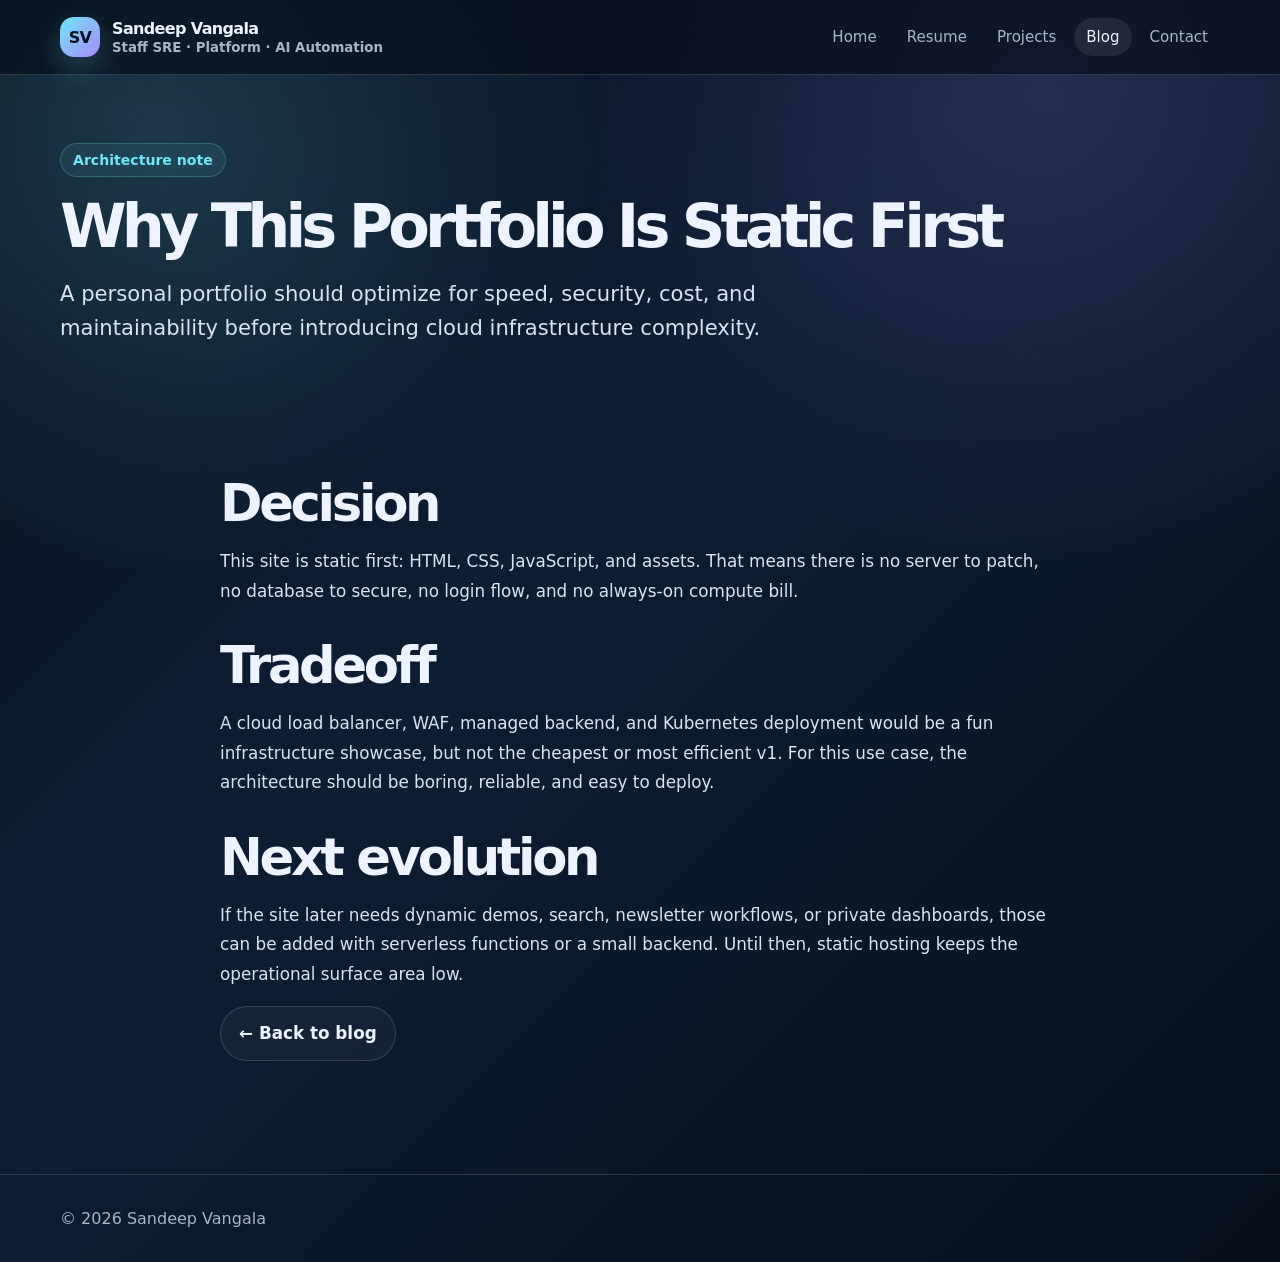
<file: posts/static-first-portfolio.html>
<!doctype html><html lang="en"><head><meta charset="utf-8"><meta name="viewport" content="width=device-width, initial-scale=1"><title>Why This Portfolio Is Static First | Sandeep Vangala</title><link rel="stylesheet" href="../assets/styles.css"><link rel="icon" href="../assets/sandeep-vangala-headshot.png"></head><body><header class="site-header"><div class="container nav"><a class="logo" href="../index.html"><span class="logo-mark">SV</span><span>Sandeep Vangala <small>Staff SRE · Platform · AI Automation</small></span></a><nav class="nav-links"><a href="../index.html">Home</a><a href="../resume.html">Resume</a><a href="../projects.html">Projects</a><a class="active" href="../blog.html">Blog</a><a href="../contact.html">Contact</a></nav></div></header><main><section class="page-hero"><div class="container"><span class="eyebrow">Architecture note</span><h1>Why This Portfolio Is Static First</h1><p class="lead">A personal portfolio should optimize for speed, security, cost, and maintainability before introducing cloud infrastructure complexity.</p></div></section><section class="section"><div class="container prose"><h2>Decision</h2><p>This site is static first: HTML, CSS, JavaScript, and assets. That means there is no server to patch, no database to secure, no login flow, and no always-on compute bill.</p><h2>Tradeoff</h2><p>A cloud load balancer, WAF, managed backend, and Kubernetes deployment would be a fun infrastructure showcase, but not the cheapest or most efficient v1. For this use case, the architecture should be boring, reliable, and easy to deploy.</p><h2>Next evolution</h2><p>If the site later needs dynamic demos, search, newsletter workflows, or private dashboards, those can be added with serverless functions or a small backend. Until then, static hosting keeps the operational surface area low.</p><p><a class="button secondary" href="../blog.html">← Back to blog</a></p></div></section></main><footer class="site-footer"><div class="container footer-grid"><span>© 2026 Sandeep Vangala</span></div></footer></body></html>
</file>
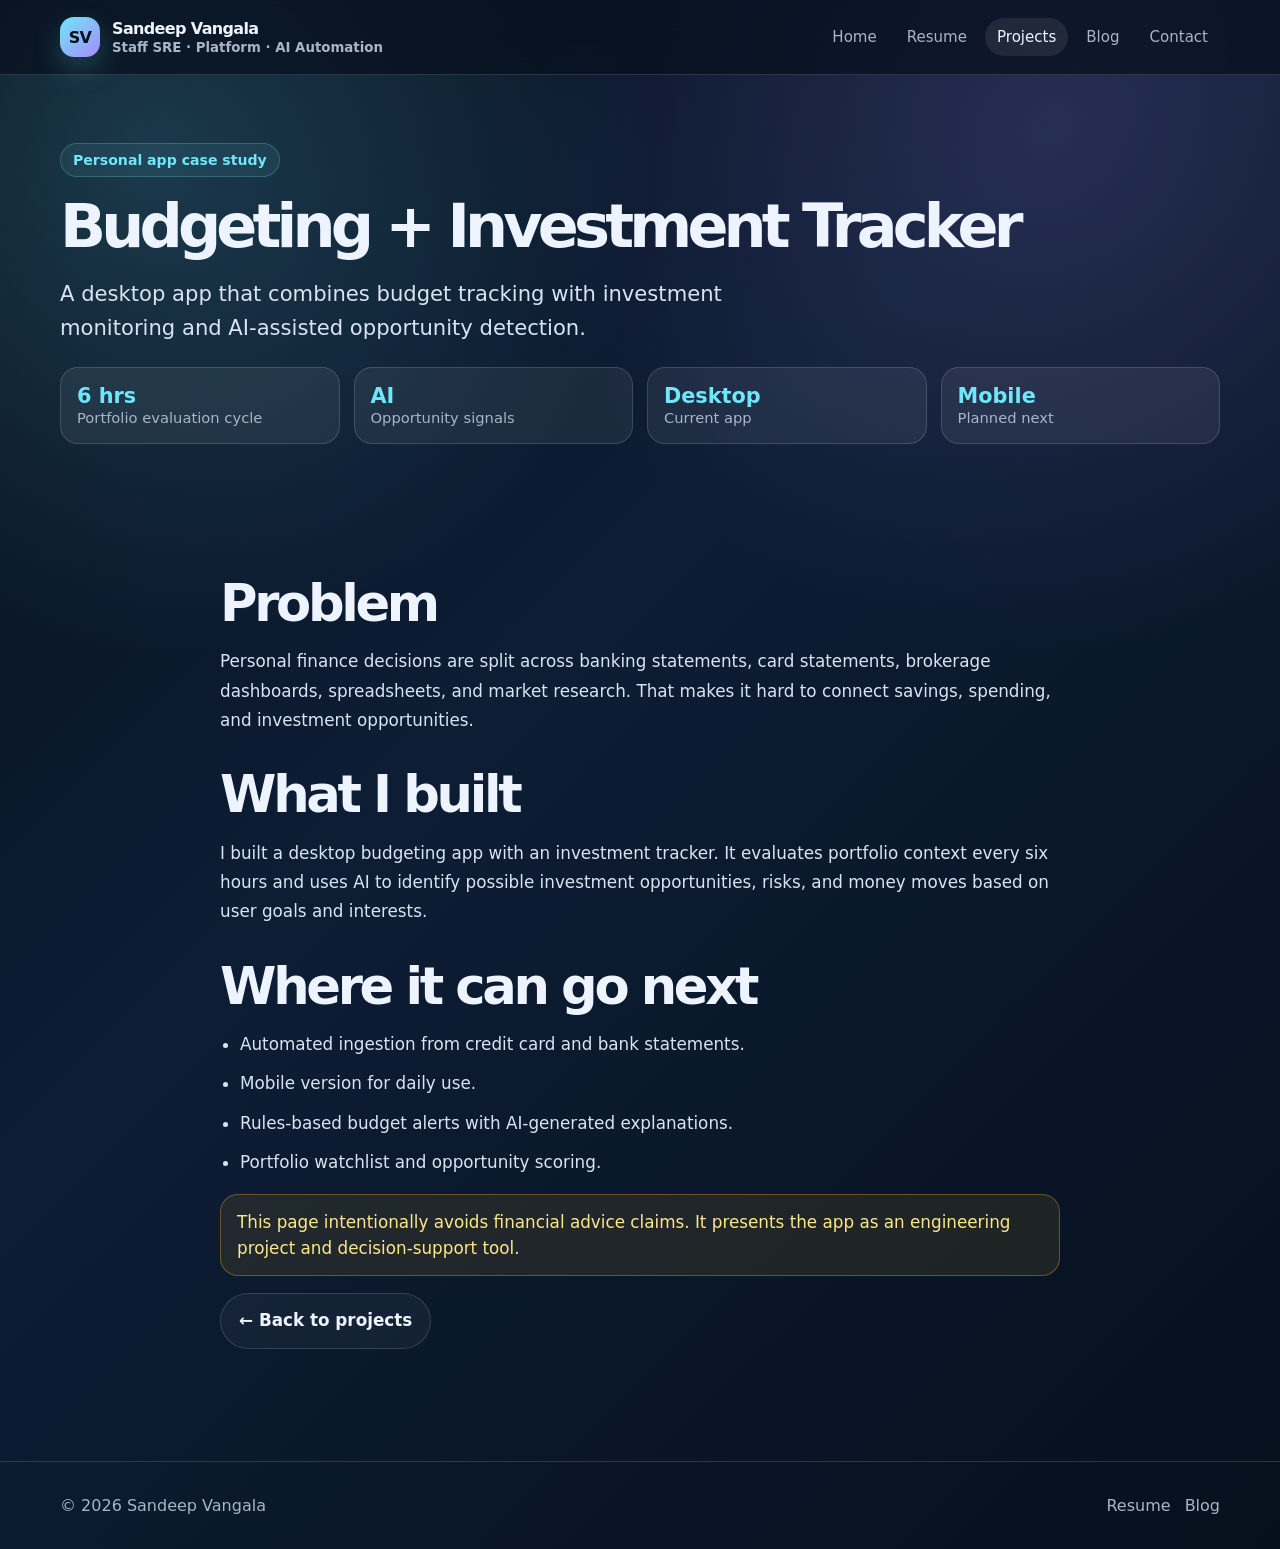
<file: projects/budget-investment-tracker.html>
<!doctype html><html lang="en"><head><meta charset="utf-8"><meta name="viewport" content="width=device-width, initial-scale=1"><title>Budgeting + Investment Tracker | Sandeep Vangala</title><meta name="description" content="Case study: personal budgeting and investment tracker using automated portfolio evaluation and AI opportunity detection."><link rel="stylesheet" href="../assets/styles.css"><link rel="icon" href="../assets/sandeep-vangala-headshot.png"></head><body>
<header class="site-header"><div class="container nav"><a class="logo" href="../index.html"><span class="logo-mark">SV</span><span>Sandeep Vangala <small>Staff SRE · Platform · AI Automation</small></span></a><nav class="nav-links"><a href="../index.html">Home</a><a href="../resume.html">Resume</a><a class="active" href="../projects.html">Projects</a><a href="../blog.html">Blog</a><a href="../contact.html">Contact</a></nav></div></header>
<main><section class="page-hero"><div class="container"><span class="eyebrow">Personal app case study</span><h1>Budgeting + Investment Tracker</h1><p class="lead">A desktop app that combines budget tracking with investment monitoring and AI-assisted opportunity detection.</p><div class="kpi-row"><div class="kpi"><strong>6 hrs</strong><span>Portfolio evaluation cycle</span></div><div class="kpi"><strong>AI</strong><span>Opportunity signals</span></div><div class="kpi"><strong>Desktop</strong><span>Current app</span></div><div class="kpi"><strong>Mobile</strong><span>Planned next</span></div></div></div></section>
<section class="section"><div class="container prose"><h2>Problem</h2><p>Personal finance decisions are split across banking statements, card statements, brokerage dashboards, spreadsheets, and market research. That makes it hard to connect savings, spending, and investment opportunities.</p><h2>What I built</h2><p>I built a desktop budgeting app with an investment tracker. It evaluates portfolio context every six hours and uses AI to identify possible investment opportunities, risks, and money moves based on user goals and interests.</p><h2>Where it can go next</h2><ul><li>Automated ingestion from credit card and bank statements.</li><li>Mobile version for daily use.</li><li>Rules-based budget alerts with AI-generated explanations.</li><li>Portfolio watchlist and opportunity scoring.</li></ul><p class="notice">This page intentionally avoids financial advice claims. It presents the app as an engineering project and decision-support tool.</p><p><a class="button secondary" href="../projects.html">← Back to projects</a></p></div></section></main><footer class="site-footer"><div class="container footer-grid"><span>© 2026 Sandeep Vangala</span><div class="footer-links"><a href="../resume.html">Resume</a><a href="../blog.html">Blog</a></div></div></footer></body></html>
</file>
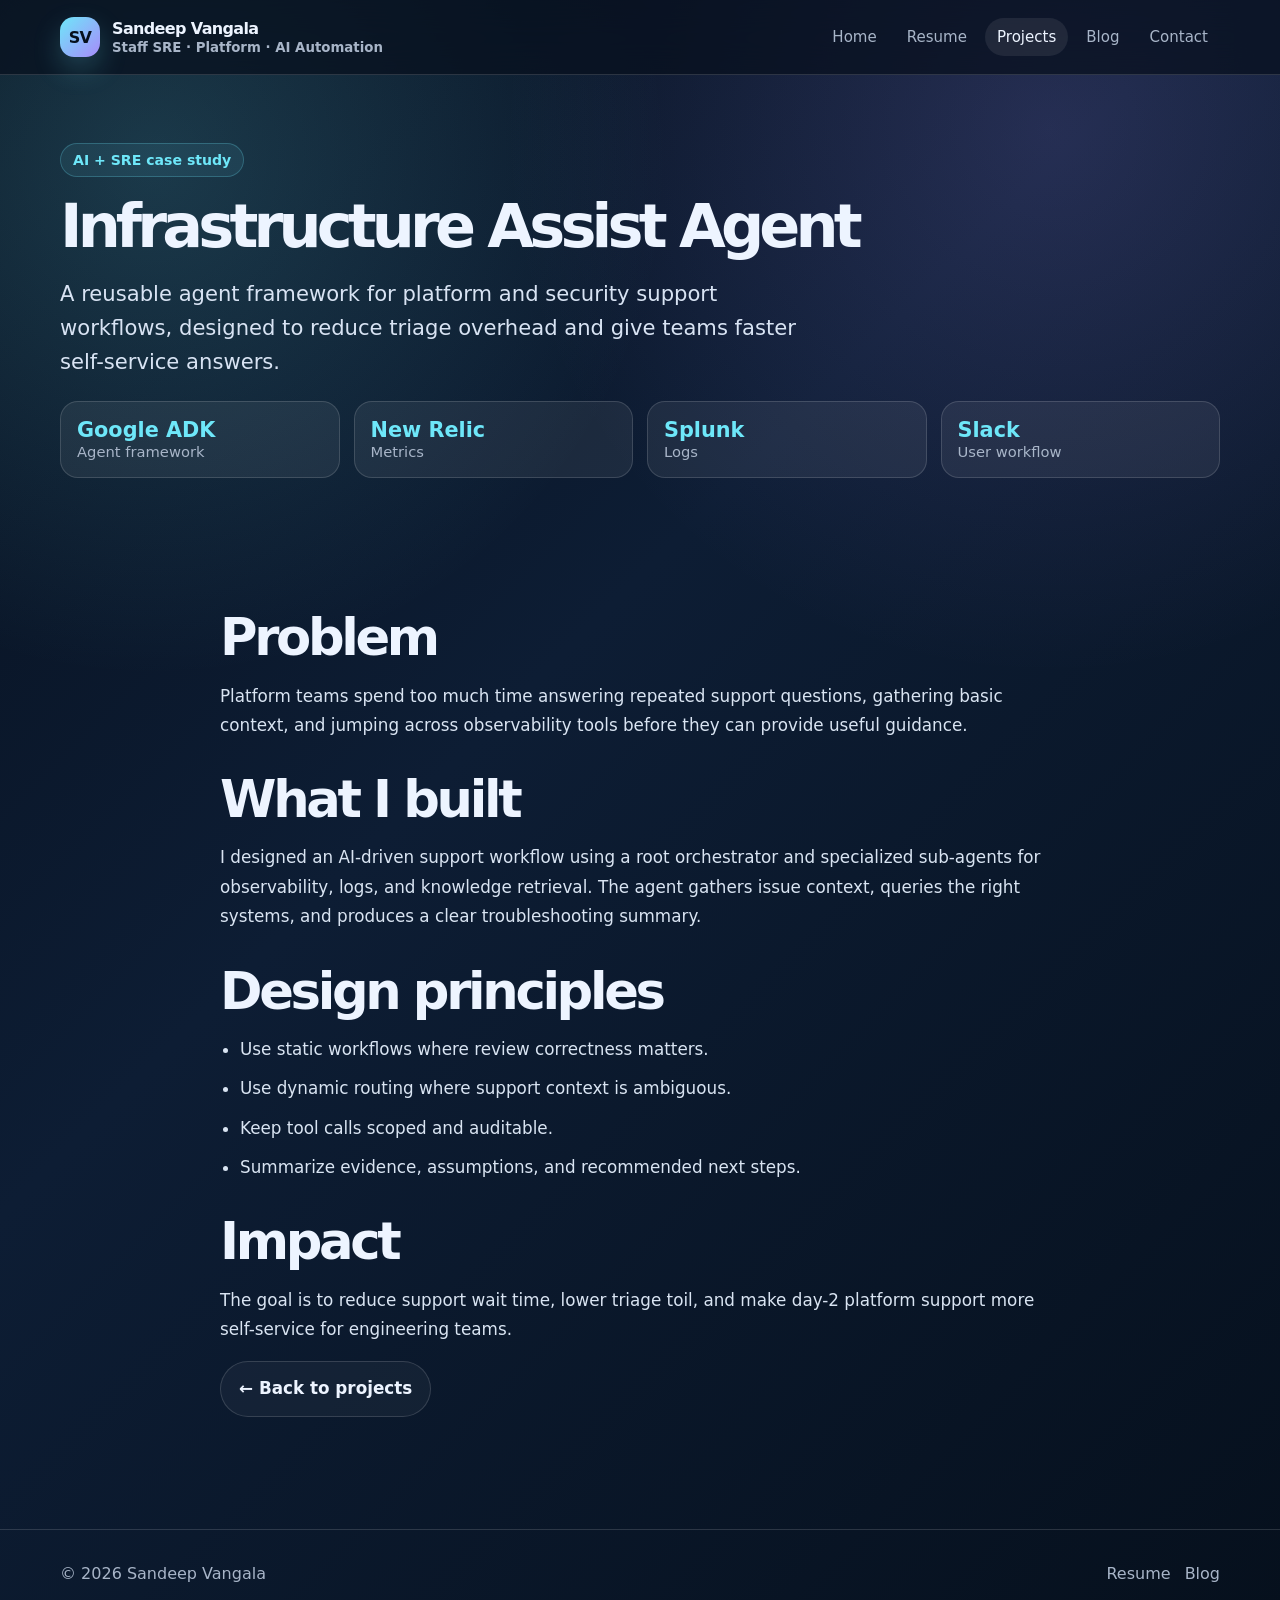
<file: projects/infrastructure-assist-agent.html>
<!doctype html><html lang="en"><head><meta charset="utf-8"><meta name="viewport" content="width=device-width, initial-scale=1"><title>Infrastructure Assist Agent | Sandeep Vangala</title><meta name="description" content="Case study: AI-driven infrastructure support and troubleshooting agent for SRE workflows."><link rel="stylesheet" href="../assets/styles.css"><link rel="icon" href="../assets/sandeep-vangala-headshot.png"></head><body>
<header class="site-header"><div class="container nav"><a class="logo" href="../index.html"><span class="logo-mark">SV</span><span>Sandeep Vangala <small>Staff SRE · Platform · AI Automation</small></span></a><nav class="nav-links"><a href="../index.html">Home</a><a href="../resume.html">Resume</a><a class="active" href="../projects.html">Projects</a><a href="../blog.html">Blog</a><a href="../contact.html">Contact</a></nav></div></header>
<main><section class="page-hero"><div class="container"><span class="eyebrow">AI + SRE case study</span><h1>Infrastructure Assist Agent</h1><p class="lead">A reusable agent framework for platform and security support workflows, designed to reduce triage overhead and give teams faster self-service answers.</p><div class="kpi-row"><div class="kpi"><strong>Google ADK</strong><span>Agent framework</span></div><div class="kpi"><strong>New Relic</strong><span>Metrics</span></div><div class="kpi"><strong>Splunk</strong><span>Logs</span></div><div class="kpi"><strong>Slack</strong><span>User workflow</span></div></div></div></section>
<section class="section"><div class="container prose"><h2>Problem</h2><p>Platform teams spend too much time answering repeated support questions, gathering basic context, and jumping across observability tools before they can provide useful guidance.</p><h2>What I built</h2><p>I designed an AI-driven support workflow using a root orchestrator and specialized sub-agents for observability, logs, and knowledge retrieval. The agent gathers issue context, queries the right systems, and produces a clear troubleshooting summary.</p><h2>Design principles</h2><ul><li>Use static workflows where review correctness matters.</li><li>Use dynamic routing where support context is ambiguous.</li><li>Keep tool calls scoped and auditable.</li><li>Summarize evidence, assumptions, and recommended next steps.</li></ul><h2>Impact</h2><p>The goal is to reduce support wait time, lower triage toil, and make day-2 platform support more self-service for engineering teams.</p><p><a class="button secondary" href="../projects.html">← Back to projects</a></p></div></section></main><footer class="site-footer"><div class="container footer-grid"><span>© 2026 Sandeep Vangala</span><div class="footer-links"><a href="../resume.html">Resume</a><a href="../blog.html">Blog</a></div></div></footer></body></html>
</file>
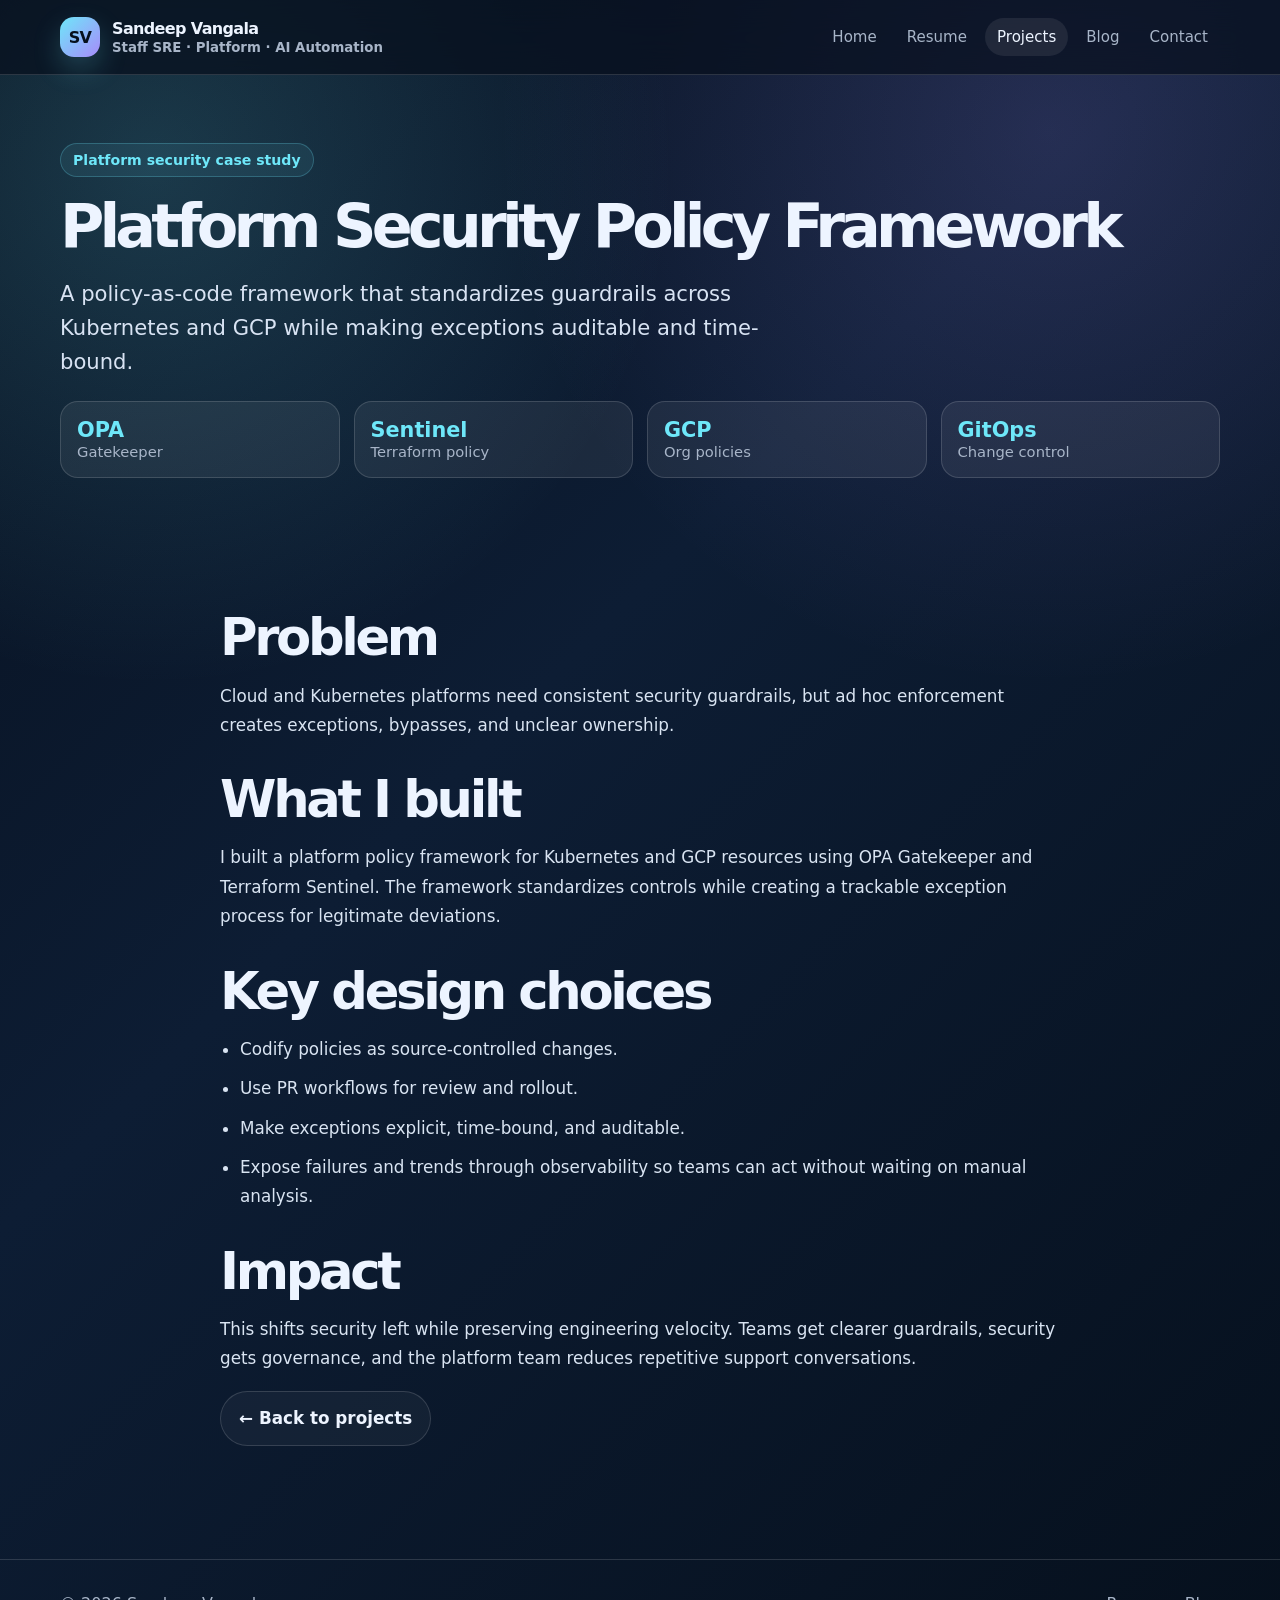
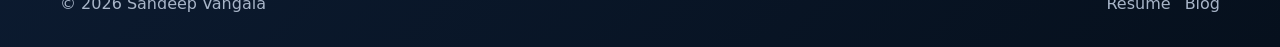
<file: projects/platform-policy-framework.html>
<!doctype html><html lang="en"><head><meta charset="utf-8"><meta name="viewport" content="width=device-width, initial-scale=1"><title>Platform Security Policy Framework | Sandeep Vangala</title><meta name="description" content="Case study: Kubernetes and GCP policy-as-code framework using OPA Gatekeeper and Terraform Sentinel."><link rel="stylesheet" href="../assets/styles.css"><link rel="icon" href="../assets/sandeep-vangala-headshot.png"></head><body>
<header class="site-header"><div class="container nav"><a class="logo" href="../index.html"><span class="logo-mark">SV</span><span>Sandeep Vangala <small>Staff SRE · Platform · AI Automation</small></span></a><nav class="nav-links"><a href="../index.html">Home</a><a href="../resume.html">Resume</a><a class="active" href="../projects.html">Projects</a><a href="../blog.html">Blog</a><a href="../contact.html">Contact</a></nav></div></header>
<main><section class="page-hero"><div class="container"><span class="eyebrow">Platform security case study</span><h1>Platform Security Policy Framework</h1><p class="lead">A policy-as-code framework that standardizes guardrails across Kubernetes and GCP while making exceptions auditable and time-bound.</p><div class="kpi-row"><div class="kpi"><strong>OPA</strong><span>Gatekeeper</span></div><div class="kpi"><strong>Sentinel</strong><span>Terraform policy</span></div><div class="kpi"><strong>GCP</strong><span>Org policies</span></div><div class="kpi"><strong>GitOps</strong><span>Change control</span></div></div></div></section>
<section class="section"><div class="container prose"><h2>Problem</h2><p>Cloud and Kubernetes platforms need consistent security guardrails, but ad hoc enforcement creates exceptions, bypasses, and unclear ownership.</p><h2>What I built</h2><p>I built a platform policy framework for Kubernetes and GCP resources using OPA Gatekeeper and Terraform Sentinel. The framework standardizes controls while creating a trackable exception process for legitimate deviations.</p><h2>Key design choices</h2><ul><li>Codify policies as source-controlled changes.</li><li>Use PR workflows for review and rollout.</li><li>Make exceptions explicit, time-bound, and auditable.</li><li>Expose failures and trends through observability so teams can act without waiting on manual analysis.</li></ul><h2>Impact</h2><p>This shifts security left while preserving engineering velocity. Teams get clearer guardrails, security gets governance, and the platform team reduces repetitive support conversations.</p><p><a class="button secondary" href="../projects.html">← Back to projects</a></p></div></section></main><footer class="site-footer"><div class="container footer-grid"><span>© 2026 Sandeep Vangala</span><div class="footer-links"><a href="../resume.html">Resume</a><a href="../blog.html">Blog</a></div></div></footer></body></html>
</file>
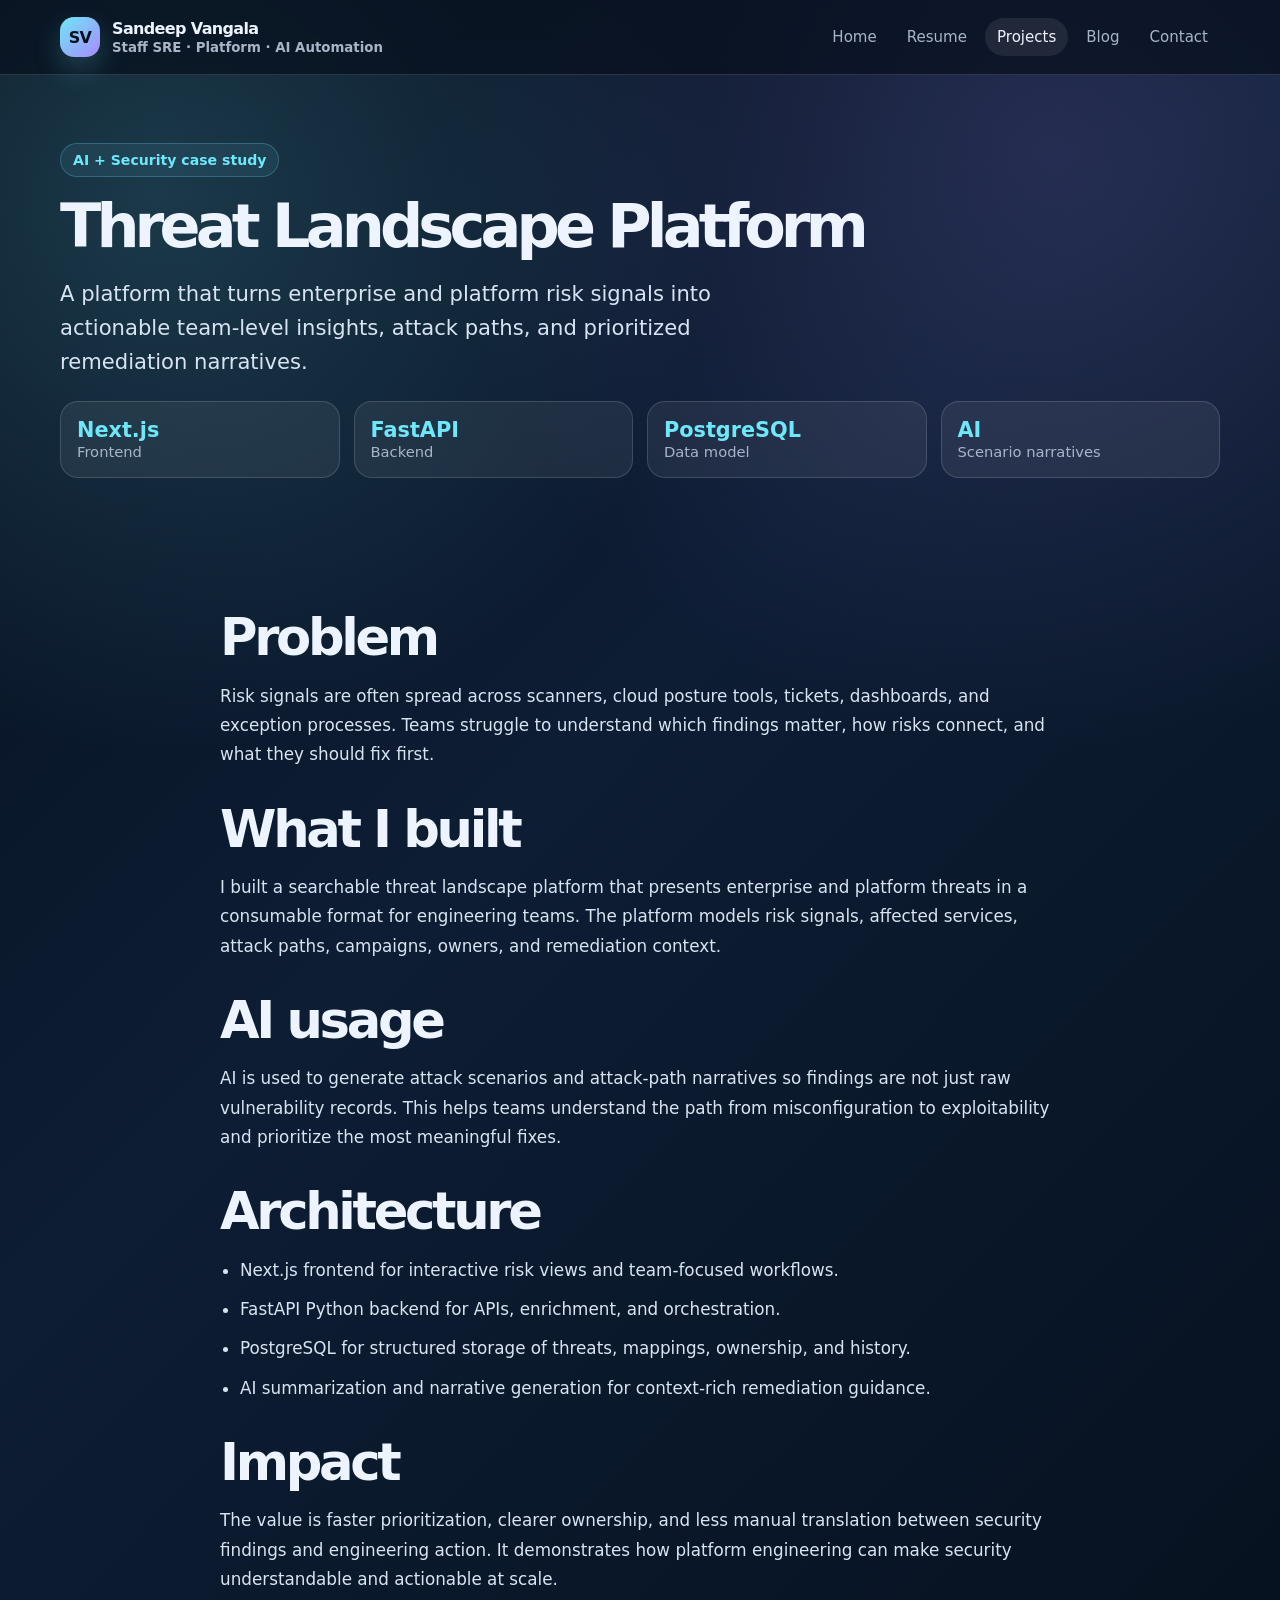
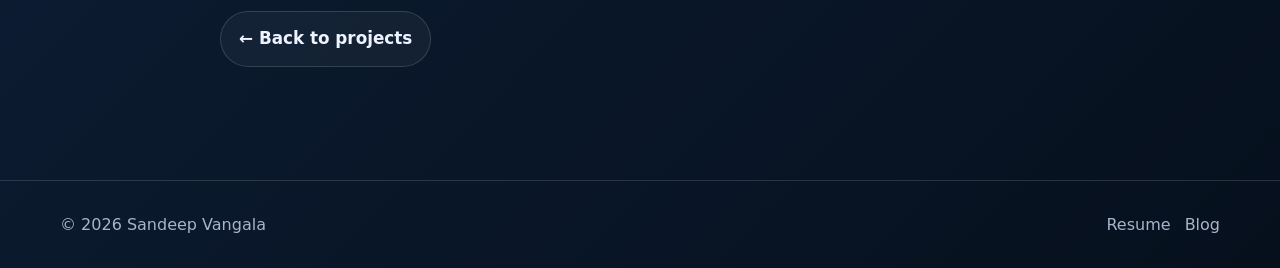
<file: projects/threat-landscape-platform.html>
<!doctype html><html lang="en"><head><meta charset="utf-8"><meta name="viewport" content="width=device-width, initial-scale=1"><title>Threat Landscape Platform | Sandeep Vangala</title><meta name="description" content="Case study: Threat Landscape Platform built with Next.js, FastAPI, PostgreSQL, and AI attack-path narratives."><link rel="stylesheet" href="../assets/styles.css"><link rel="icon" href="../assets/sandeep-vangala-headshot.png"></head><body>
<header class="site-header"><div class="container nav"><a class="logo" href="../index.html"><span class="logo-mark">SV</span><span>Sandeep Vangala <small>Staff SRE · Platform · AI Automation</small></span></a><nav class="nav-links"><a href="../index.html">Home</a><a href="../resume.html">Resume</a><a class="active" href="../projects.html">Projects</a><a href="../blog.html">Blog</a><a href="../contact.html">Contact</a></nav></div></header>
<main><section class="page-hero"><div class="container"><span class="eyebrow">AI + Security case study</span><h1>Threat Landscape Platform</h1><p class="lead">A platform that turns enterprise and platform risk signals into actionable team-level insights, attack paths, and prioritized remediation narratives.</p><div class="kpi-row"><div class="kpi"><strong>Next.js</strong><span>Frontend</span></div><div class="kpi"><strong>FastAPI</strong><span>Backend</span></div><div class="kpi"><strong>PostgreSQL</strong><span>Data model</span></div><div class="kpi"><strong>AI</strong><span>Scenario narratives</span></div></div></div></section>
<section class="section"><div class="container prose"><h2>Problem</h2><p>Risk signals are often spread across scanners, cloud posture tools, tickets, dashboards, and exception processes. Teams struggle to understand which findings matter, how risks connect, and what they should fix first.</p><h2>What I built</h2><p>I built a searchable threat landscape platform that presents enterprise and platform threats in a consumable format for engineering teams. The platform models risk signals, affected services, attack paths, campaigns, owners, and remediation context.</p><h2>AI usage</h2><p>AI is used to generate attack scenarios and attack-path narratives so findings are not just raw vulnerability records. This helps teams understand the path from misconfiguration to exploitability and prioritize the most meaningful fixes.</p><h2>Architecture</h2><ul><li>Next.js frontend for interactive risk views and team-focused workflows.</li><li>FastAPI Python backend for APIs, enrichment, and orchestration.</li><li>PostgreSQL for structured storage of threats, mappings, ownership, and history.</li><li>AI summarization and narrative generation for context-rich remediation guidance.</li></ul><h2>Impact</h2><p>The value is faster prioritization, clearer ownership, and less manual translation between security findings and engineering action. It demonstrates how platform engineering can make security understandable and actionable at scale.</p><p><a class="button secondary" href="../projects.html">← Back to projects</a></p></div></section></main><footer class="site-footer"><div class="container footer-grid"><span>© 2026 Sandeep Vangala</span><div class="footer-links"><a href="../resume.html">Resume</a><a href="../blog.html">Blog</a></div></div></footer></body></html>
</file>
<file: assets/styles.css>
:root {
  color-scheme: light;
  --bg: #08111f;
  --panel: rgba(255, 255, 255, 0.08);
  --panel-strong: rgba(255, 255, 255, 0.13);
  --text: #edf4ff;
  --muted: #a8b5c8;
  --line: rgba(255, 255, 255, 0.14);
  --brand: #6ee7f9;
  --brand-2: #a78bfa;
  --accent: #fbbf24;
  --paper: #f8fafc;
  --paper-text: #172033;
  --paper-muted: #5c667a;
  --shadow: 0 24px 70px rgba(0, 0, 0, 0.24);
  --radius: 24px;
  --radius-sm: 16px;
  --max: 1160px;
  font-family: Inter, ui-sans-serif, system-ui, -apple-system, BlinkMacSystemFont, "Segoe UI", sans-serif;
}

* { box-sizing: border-box; }
html { scroll-behavior: smooth; }
body {
  margin: 0;
  min-height: 100vh;
  background:
    radial-gradient(circle at 12% 10%, rgba(110, 231, 249, 0.18), transparent 28%),
    radial-gradient(circle at 82% 8%, rgba(167, 139, 250, 0.16), transparent 30%),
    linear-gradient(135deg, #07101e 0%, #0d1d34 42%, #06101d 100%);
  color: var(--text);
}

a { color: inherit; text-decoration: none; }
img { max-width: 100%; display: block; }

.container {
  width: min(var(--max), calc(100% - 36px));
  margin: 0 auto;
}

.site-header {
  position: sticky;
  top: 0;
  z-index: 20;
  backdrop-filter: blur(20px);
  background: rgba(7, 16, 30, 0.72);
  border-bottom: 1px solid var(--line);
}

.nav {
  min-height: 74px;
  display: flex;
  align-items: center;
  justify-content: space-between;
  gap: 18px;
}

.logo {
  display: inline-flex;
  align-items: center;
  gap: 12px;
  font-weight: 800;
  letter-spacing: -0.04em;
}
.logo-mark {
  width: 40px;
  height: 40px;
  display: grid;
  place-items: center;
  border-radius: 14px;
  background: linear-gradient(135deg, var(--brand), var(--brand-2));
  color: #06101d;
  box-shadow: 0 12px 28px rgba(110, 231, 249, 0.22);
}
.logo small {
  display: block;
  font-weight: 600;
  letter-spacing: 0;
  color: var(--muted);
  margin-top: 2px;
}

.nav-links {
  display: flex;
  align-items: center;
  gap: 6px;
  flex-wrap: wrap;
  justify-content: flex-end;
}
.nav-links a {
  padding: 10px 12px;
  border-radius: 999px;
  color: var(--muted);
  font-size: 0.94rem;
  transition: 180ms ease;
}
.nav-links a:hover,
.nav-links a.active {
  color: var(--text);
  background: var(--panel);
}

.button {
  display: inline-flex;
  align-items: center;
  justify-content: center;
  gap: 8px;
  border: 1px solid transparent;
  border-radius: 999px;
  padding: 12px 18px;
  font-weight: 750;
  cursor: pointer;
  transition: transform 180ms ease, border-color 180ms ease, background 180ms ease;
}
.button:hover { transform: translateY(-1px); }
.button.primary {
  color: #07101e;
  background: linear-gradient(135deg, var(--brand), #d9f99d);
  box-shadow: 0 16px 36px rgba(110, 231, 249, 0.18);
}
.button.secondary {
  border-color: var(--line);
  background: rgba(255, 255, 255, 0.04);
  color: var(--text);
}
.button.ghost {
  border-color: var(--line);
  color: var(--text);
}

.hero {
  padding: 84px 0 46px;
}
.hero-grid {
  display: grid;
  grid-template-columns: minmax(0, 1.12fr) minmax(320px, 0.88fr);
  gap: 46px;
  align-items: center;
}
.eyebrow {
  display: inline-flex;
  gap: 8px;
  align-items: center;
  color: var(--brand);
  border: 1px solid rgba(110, 231, 249, 0.24);
  background: rgba(110, 231, 249, 0.08);
  padding: 8px 12px;
  border-radius: 999px;
  font-weight: 700;
  font-size: 0.88rem;
}
h1, h2, h3, p { margin-top: 0; }
h1 {
  font-size: clamp(1.96rem, 5.6vw, 4.48rem);
  line-height: 0.92;
  letter-spacing: -0.08em;
  margin: 22px 0 22px;
}
h2 {
  font-size: clamp(2rem, 4vw, 3.4rem);
  letter-spacing: -0.065em;
  line-height: 1;
  margin-bottom: 18px;
}
h3 {
  font-size: 1.28rem;
  letter-spacing: -0.035em;
}
.lead {
  font-size: clamp(1.05rem, 2vw, 1.32rem);
  line-height: 1.62;
  color: #d8e3f3;
  max-width: 760px;
}
.hero-actions {
  display: flex;
  gap: 12px;
  flex-wrap: wrap;
  margin-top: 30px;
}

.hero-card {
  position: relative;
  border: 1px solid var(--line);
  background: linear-gradient(180deg, rgba(255,255,255,.12), rgba(255,255,255,.05));
  border-radius: calc(var(--radius) + 8px);
  padding: 22px;
  box-shadow: var(--shadow);
  overflow: hidden;
}
.hero-card::before {
  content: "";
  position: absolute;
  inset: -60px -60px auto auto;
  width: 180px;
  height: 180px;
  border-radius: 50%;
  background: rgba(251, 191, 36, .20);
  filter: blur(20px);
}
.profile-img {
  width: 156px;
  height: 156px;
  object-fit: cover;
  border-radius: 30px;
  border: 1px solid rgba(255,255,255,.26);
  margin-bottom: 20px;
}
.stat-grid {
  display: grid;
  grid-template-columns: repeat(2, 1fr);
  gap: 12px;
  margin-top: 18px;
}
.stat {
  border: 1px solid var(--line);
  border-radius: 18px;
  padding: 14px;
  background: rgba(0,0,0,.16);
}
.stat strong {
  display: block;
  font-size: 1.35rem;
  color: var(--brand);
  margin-bottom: 3px;
}
.stat span { color: var(--muted); font-size: .9rem; }

.section { padding: 54px 0; }
.section-header {
  display: flex;
  align-items: end;
  justify-content: space-between;
  gap: 24px;
  margin-bottom: 26px;
}
.section-header p {
  color: var(--muted);
  max-width: 620px;
  line-height: 1.65;
}

.card-grid {
  display: grid;
  grid-template-columns: repeat(3, minmax(0, 1fr));
  gap: 18px;
}
.card-grid.two { grid-template-columns: repeat(2, minmax(0, 1fr)); }
.card,
.resume-panel,
.article-card {
  border: 1px solid var(--line);
  background: rgba(255,255,255,.075);
  border-radius: var(--radius);
  padding: 22px;
  box-shadow: 0 16px 40px rgba(0,0,0,.14);
}
.card p,
.article-card p,
.resume-panel p,
.timeline p { color: var(--muted); line-height: 1.65; }
.card .tag,
.tag {
  display: inline-flex;
  border: 1px solid rgba(110, 231, 249, .24);
  background: rgba(110, 231, 249, .08);
  color: var(--brand);
  padding: 6px 10px;
  border-radius: 999px;
  font-size: .82rem;
  font-weight: 750;
  margin-bottom: 14px;
}
.card-link {
  display: inline-flex;
  margin-top: 8px;
  color: var(--brand);
  font-weight: 800;
}

.filters {
  display: flex;
  gap: 10px;
  flex-wrap: wrap;
  margin-bottom: 18px;
}
.filter-button,
.role-button {
  border: 1px solid var(--line);
  color: var(--muted);
  background: rgba(255,255,255,.04);
  border-radius: 999px;
  padding: 10px 13px;
  cursor: pointer;
  font-weight: 700;
}
.filter-button.active,
.role-button.active {
  background: rgba(110, 231, 249, .12);
  border-color: rgba(110, 231, 249, .36);
  color: var(--text);
}

.split {
  display: grid;
  grid-template-columns: 0.8fr 1.2fr;
  gap: 20px;
}
.paper {
  color: var(--paper-text);
  background: var(--paper);
  border-radius: var(--radius);
  padding: 28px;
  box-shadow: var(--shadow);
}
.paper p,
.paper li { color: var(--paper-muted); }
.paper h2,
.paper h3 { color: var(--paper-text); }

.timeline {
  position: relative;
  display: grid;
  gap: 16px;
}
.timeline-item {
  border: 1px solid var(--line);
  background: rgba(255,255,255,.065);
  border-radius: 20px;
  padding: 18px;
}
.timeline-item time {
  display: block;
  color: var(--brand);
  font-weight: 800;
  font-size: .85rem;
  margin-bottom: 8px;
}

.skills {
  display: flex;
  flex-wrap: wrap;
  gap: 10px;
}
.skill {
  padding: 9px 11px;
  border-radius: 999px;
  color: #dfe9f8;
  background: rgba(255,255,255,.08);
  border: 1px solid var(--line);
  font-size: .92rem;
}

.cta {
  border: 1px solid rgba(110, 231, 249, .26);
  border-radius: calc(var(--radius) + 8px);
  padding: 34px;
  background:
    radial-gradient(circle at 90% 10%, rgba(110, 231, 249, .18), transparent 34%),
    rgba(255,255,255,.075);
  display: grid;
  grid-template-columns: 1.2fr auto;
  align-items: center;
  gap: 24px;
}

.site-footer {
  border-top: 1px solid var(--line);
  margin-top: 42px;
  padding: 34px 0;
  color: var(--muted);
}
.footer-grid {
  display: flex;
  justify-content: space-between;
  gap: 20px;
  flex-wrap: wrap;
}
.footer-links { display: flex; gap: 14px; flex-wrap: wrap; }

.page-hero {
  padding: 68px 0 24px;
}
.page-hero h1 { font-size: clamp(1.68rem, 4.9vw, 3.78rem); }
.prose {
  max-width: 840px;
  line-height: 1.75;
  color: #d9e4f2;
  font-size: 1.05rem;
}
.prose h2,
.prose h3 { color: var(--text); margin-top: 34px; }
.prose code {
  background: rgba(255,255,255,.10);
  border: 1px solid var(--line);
  padding: .16rem .34rem;
  border-radius: 7px;
}
.prose ul { padding-left: 1.25rem; }
.prose li { margin: 10px 0; }

.kpi-row {
  display: grid;
  grid-template-columns: repeat(4, 1fr);
  gap: 14px;
  margin: 22px 0;
}
.kpi {
  border: 1px solid var(--line);
  border-radius: 18px;
  padding: 16px;
  background: rgba(255,255,255,.065);
}
.kpi strong { display: block; color: var(--brand); font-size: 1.3rem; }
.kpi span { color: var(--muted); font-size: .92rem; }

.notice {
  border: 1px solid rgba(251, 191, 36, .32);
  background: rgba(251, 191, 36, .09);
  color: #fde68a;
  border-radius: 18px;
  padding: 14px 16px;
  line-height: 1.55;
}

@media (max-width: 900px) {
  .hero-grid,
  .split,
  .cta { grid-template-columns: 1fr; }
  .card-grid,
  .card-grid.two,
  .kpi-row { grid-template-columns: 1fr; }
  .section-header { display: block; }
  .nav { align-items: flex-start; flex-direction: column; padding: 16px 0; }
  .nav-links { justify-content: flex-start; }
}

@media print {
  .site-header, .site-footer, .hero-actions, .filters { display: none; }
  body { background: #fff; color: #111; }
  .card, .resume-panel, .timeline-item { background: #fff; border-color: #ddd; box-shadow: none; }
}
</file>
